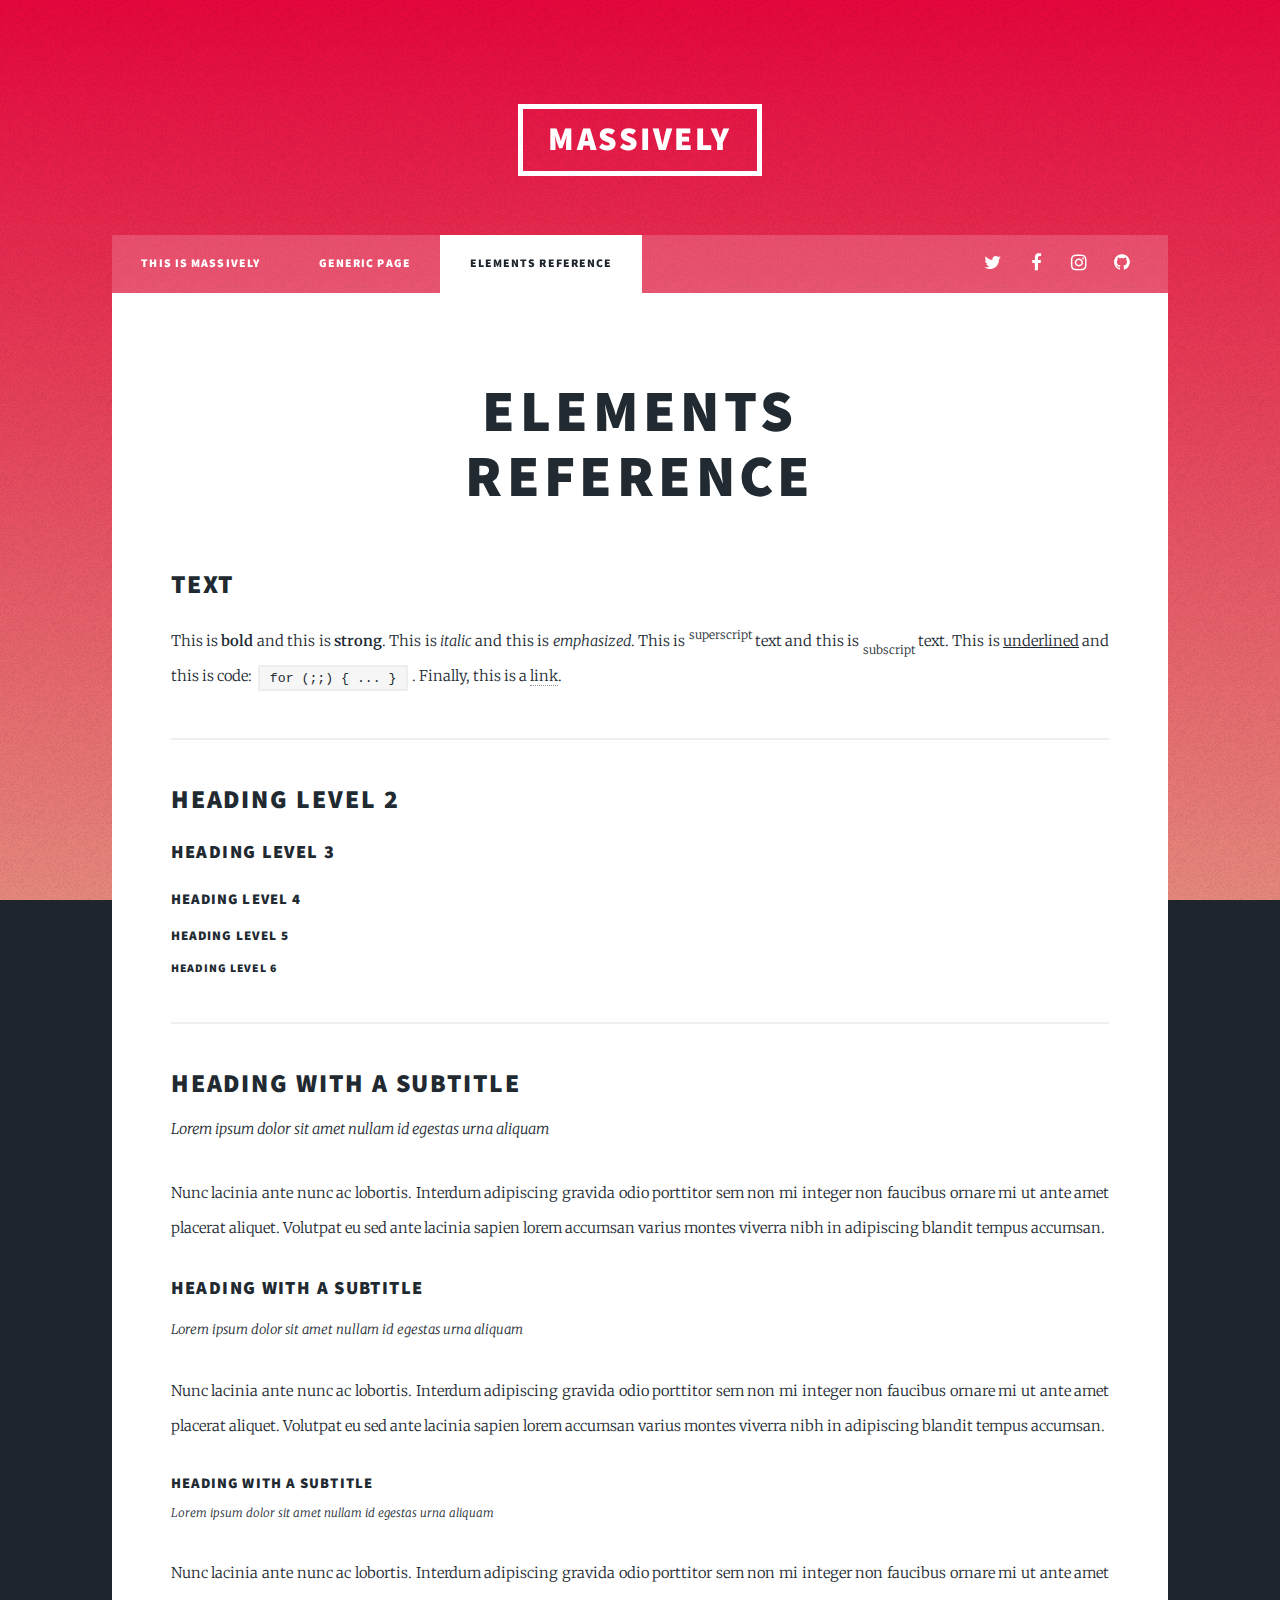
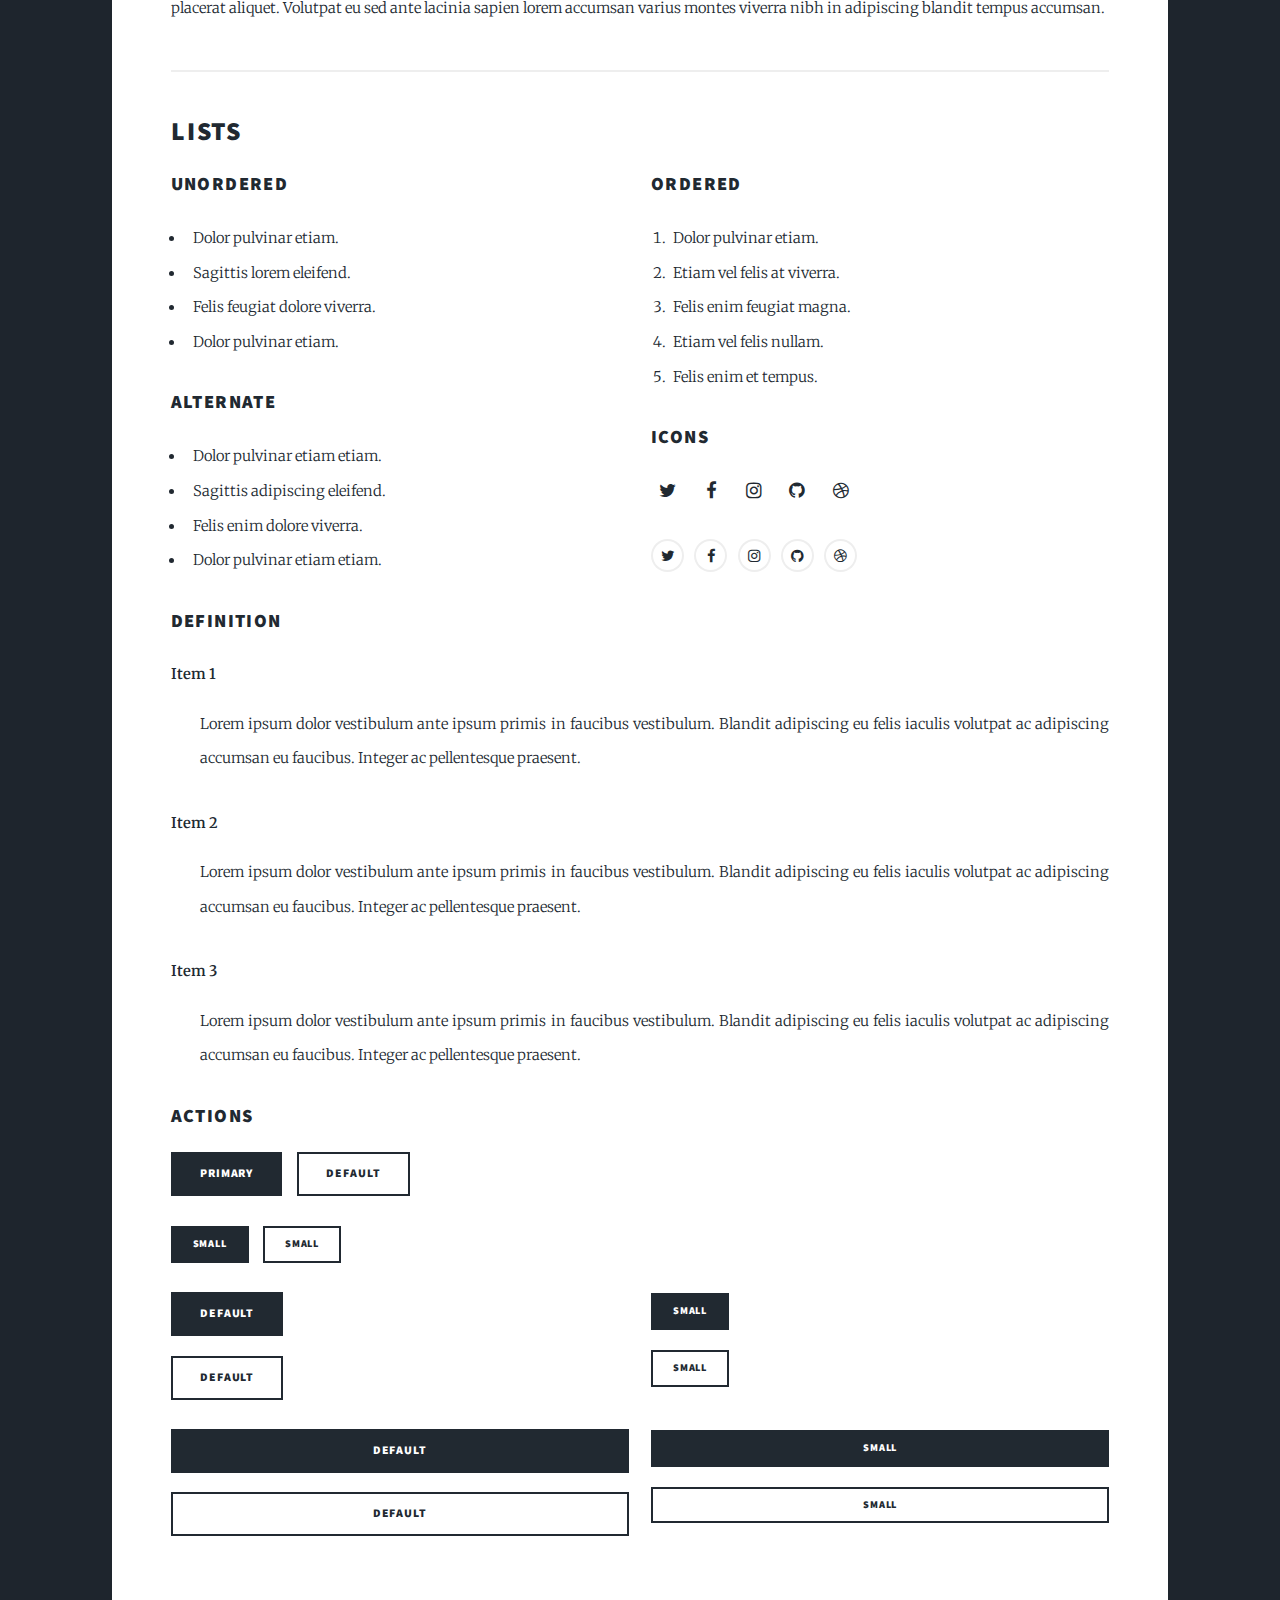
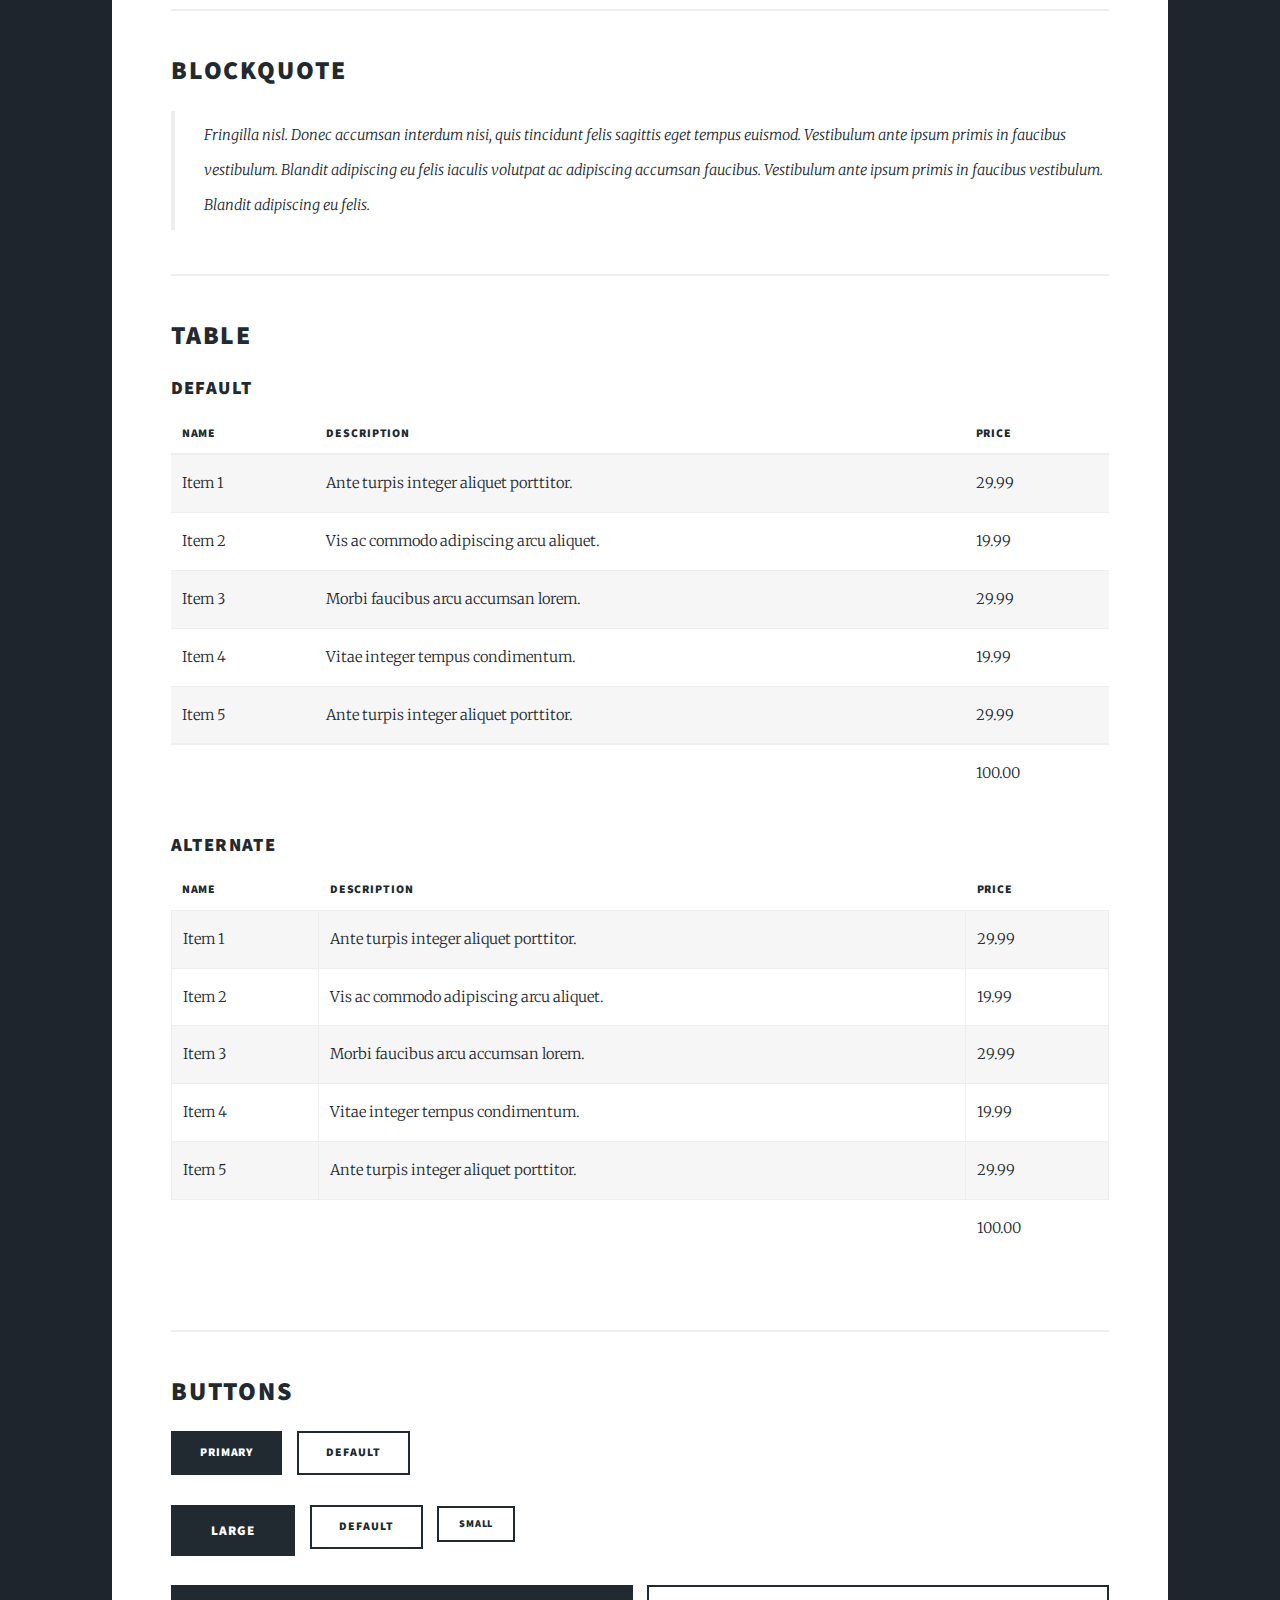
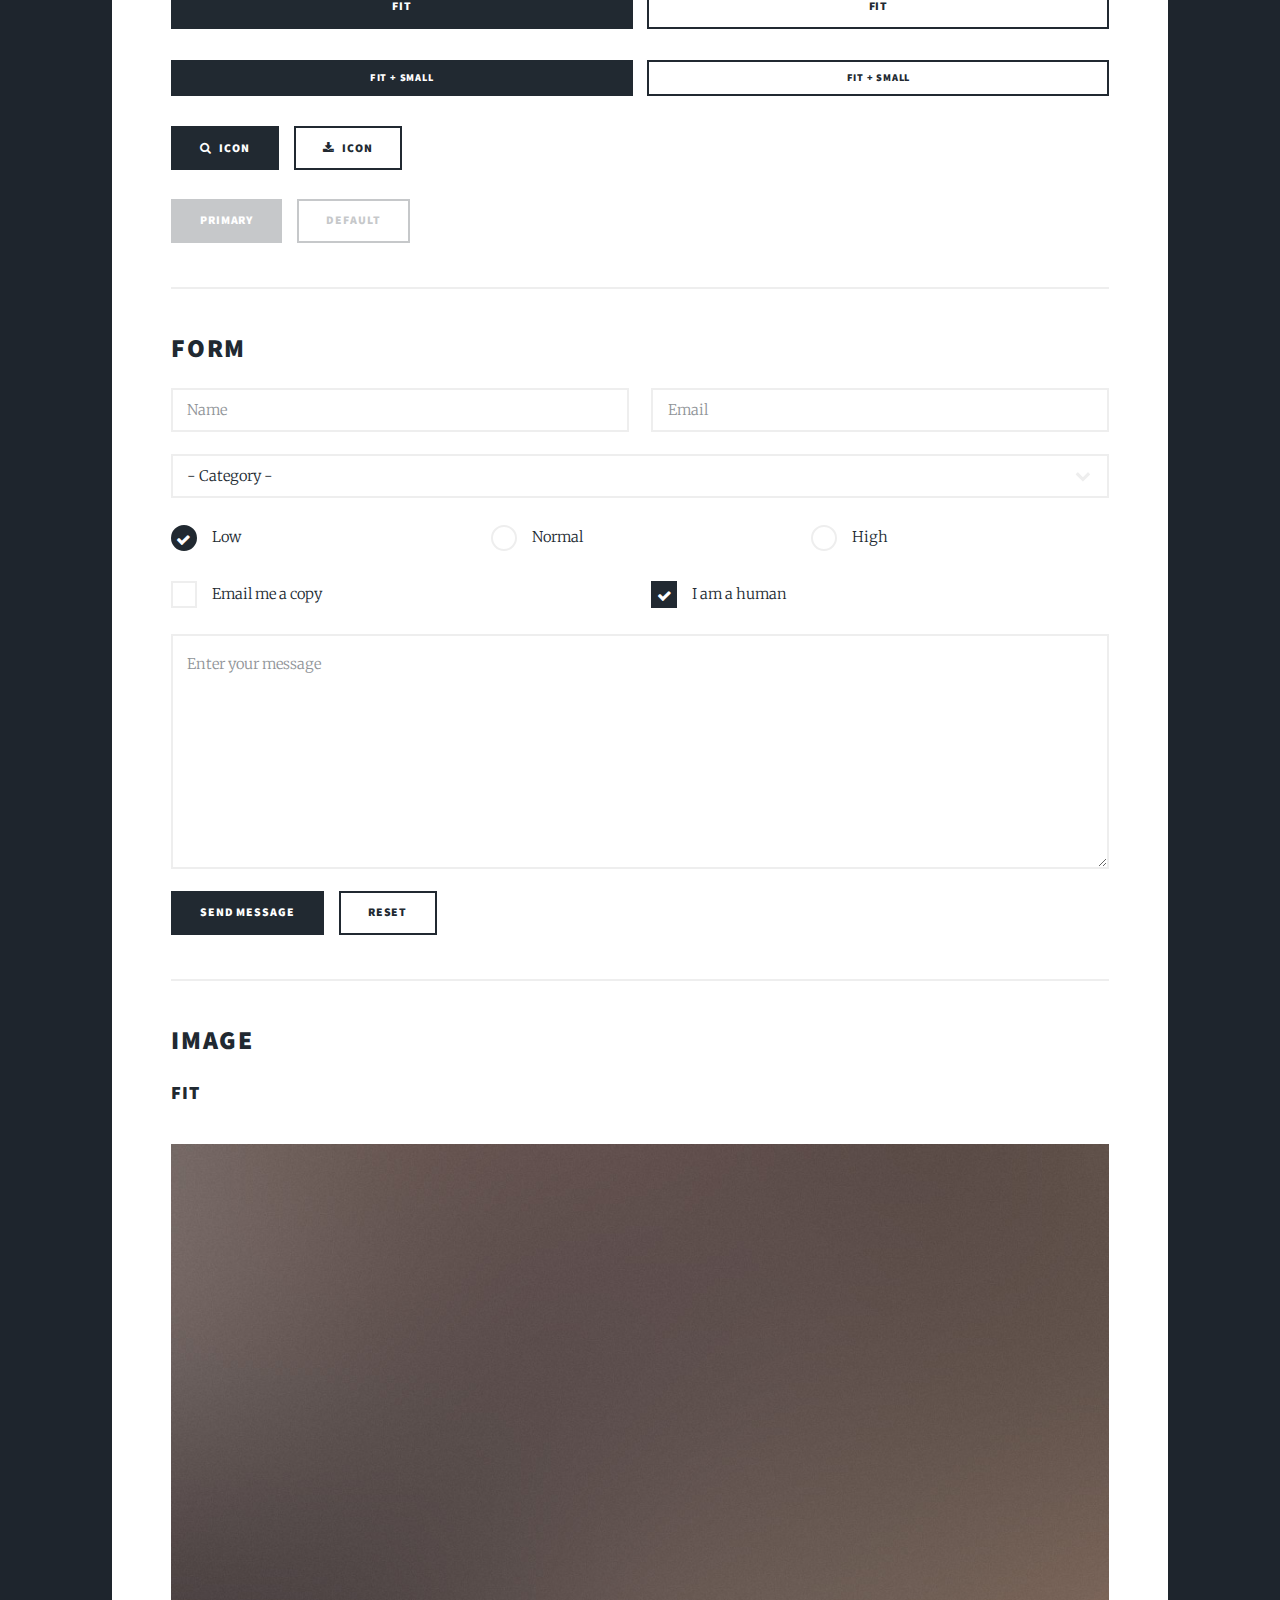
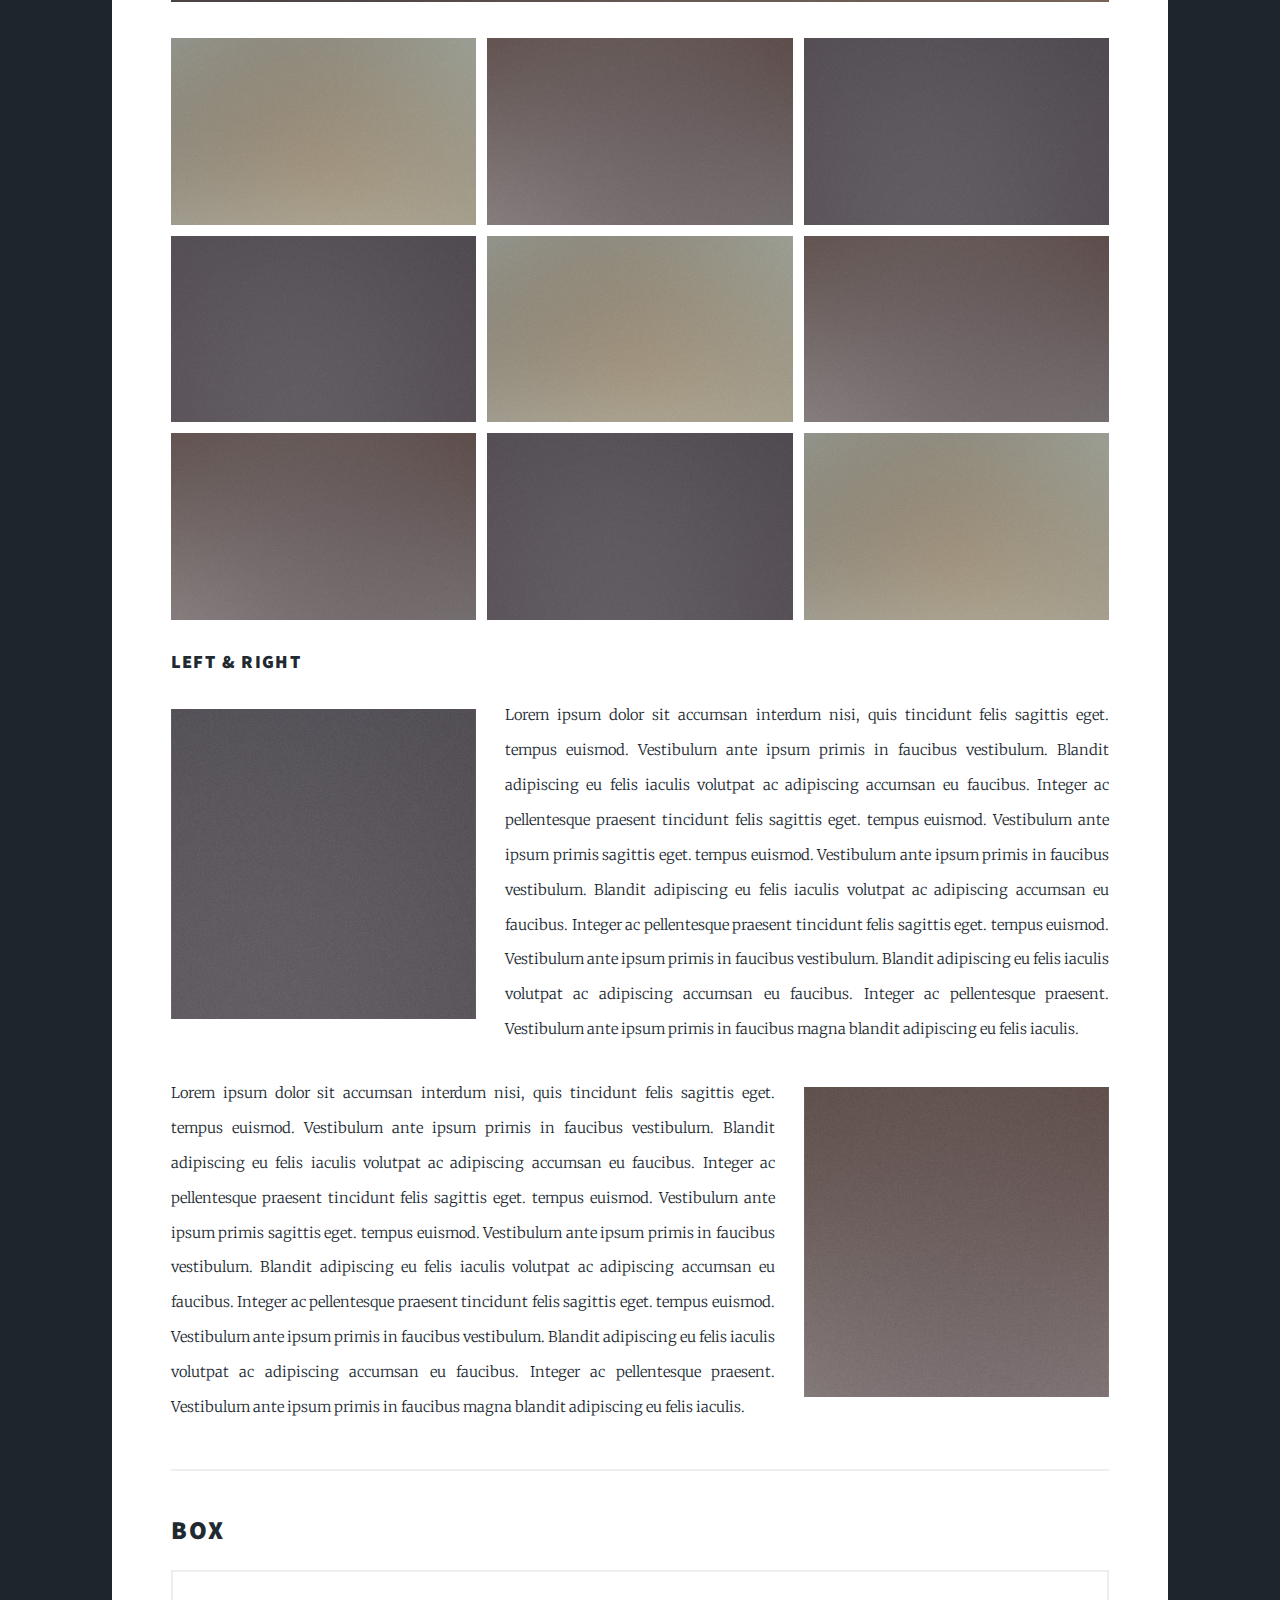
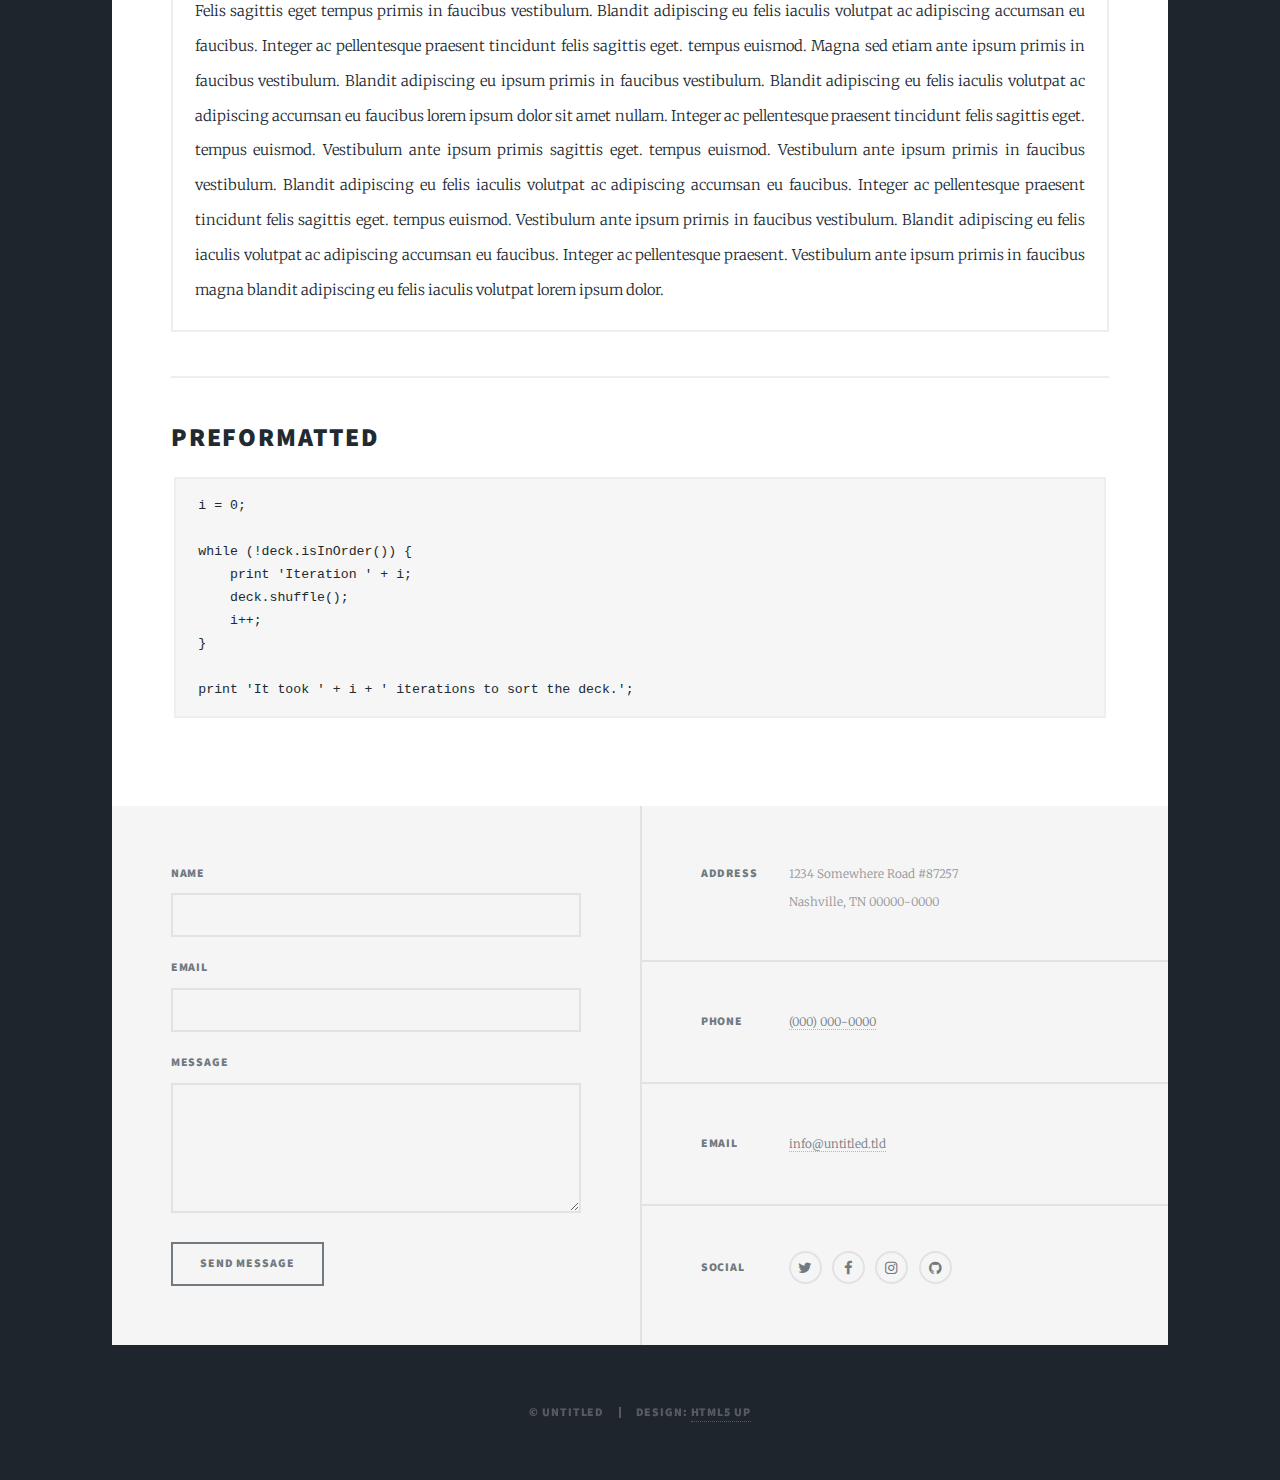
<file: elements.html>
<!DOCTYPE HTML>
<!--
	Massively by HTML5 UP
	html5up.net | @ajlkn
	Free for personal and commercial use under the CCA 3.0 license (html5up.net/license)
-->
<html>
	<head>
		<title>Elements Reference - Massively by HTML5 UP</title>
		<meta charset="utf-8" />
		<meta name="viewport" content="width=device-width, initial-scale=1, user-scalable=no" />
		<link rel="stylesheet" href="assets/css/main.css" />
		<noscript><link rel="stylesheet" href="assets/css/noscript.css" /></noscript>
	</head>
	<body class="is-preload">

		<!-- Wrapper -->
			<div id="wrapper">

				<!-- Header -->
					<header id="header">
						<a href="index.html" class="logo">Massively</a>
					</header>

				<!-- Nav -->
					<nav id="nav">
						<ul class="links">
							<li><a href="index.html">This is Massively</a></li>
							<li><a href="generic.html">Generic Page</a></li>
							<li class="active"><a href="elements.html">Elements Reference</a></li>
						</ul>
						<ul class="icons">
							<li><a href="#" class="icon fa-twitter"><span class="label">Twitter</span></a></li>
							<li><a href="#" class="icon fa-facebook"><span class="label">Facebook</span></a></li>
							<li><a href="#" class="icon fa-instagram"><span class="label">Instagram</span></a></li>
							<li><a href="#" class="icon fa-github"><span class="label">GitHub</span></a></li>
						</ul>
					</nav>

				<!-- Main -->
					<div id="main">

						<!-- Post -->
							<section class="post">
								<header class="major">
									<h1>Elements<br />
									Reference</h1>
								</header>

								<!-- Text stuff -->
									<h2>Text</h2>
									<p>This is <b>bold</b> and this is <strong>strong</strong>. This is <i>italic</i> and this is <em>emphasized</em>.
									This is <sup>superscript</sup> text and this is <sub>subscript</sub> text.
									This is <u>underlined</u> and this is code: <code>for (;;) { ... }</code>.
									Finally, this is a <a href="#">link</a>.</p>
									<hr />
									<h2>Heading Level 2</h2>
									<h3>Heading Level 3</h3>
									<h4>Heading Level 4</h4>
									<h5>Heading Level 5</h5>
									<h6>Heading Level 6</h6>
									<hr />
									<header>
										<h2>Heading with a Subtitle</h2>
										<p>Lorem ipsum dolor sit amet nullam id egestas urna aliquam</p>
									</header>
									<p>Nunc lacinia ante nunc ac lobortis. Interdum adipiscing gravida odio porttitor sem non mi integer non faucibus ornare mi ut ante amet placerat aliquet. Volutpat eu sed ante lacinia sapien lorem accumsan varius montes viverra nibh in adipiscing blandit tempus accumsan.</p>
									<header>
										<h3>Heading with a Subtitle</h3>
										<p>Lorem ipsum dolor sit amet nullam id egestas urna aliquam</p>
									</header>
									<p>Nunc lacinia ante nunc ac lobortis. Interdum adipiscing gravida odio porttitor sem non mi integer non faucibus ornare mi ut ante amet placerat aliquet. Volutpat eu sed ante lacinia sapien lorem accumsan varius montes viverra nibh in adipiscing blandit tempus accumsan.</p>
									<header>
										<h4>Heading with a Subtitle</h4>
										<p>Lorem ipsum dolor sit amet nullam id egestas urna aliquam</p>
									</header>
									<p>Nunc lacinia ante nunc ac lobortis. Interdum adipiscing gravida odio porttitor sem non mi integer non faucibus ornare mi ut ante amet placerat aliquet. Volutpat eu sed ante lacinia sapien lorem accumsan varius montes viverra nibh in adipiscing blandit tempus accumsan.</p>

									<hr />

								<!-- Lists -->
									<h2>Lists</h2>
									<div class="row">
										<div class="col-6 col-12-small">

											<h3>Unordered</h3>
											<ul>
												<li>Dolor pulvinar etiam.</li>
												<li>Sagittis lorem eleifend.</li>
												<li>Felis feugiat dolore viverra.</li>
												<li>Dolor pulvinar etiam.</li>
											</ul>

											<h3>Alternate</h3>
											<ul class="alt">
												<li>Dolor pulvinar etiam etiam.</li>
												<li>Sagittis adipiscing eleifend.</li>
												<li>Felis enim dolore viverra.</li>
												<li>Dolor pulvinar etiam etiam.</li>
											</ul>

										</div>
										<div class="col-6 col-12-small">

											<h3>Ordered</h3>
											<ol>
												<li>Dolor pulvinar etiam.</li>
												<li>Etiam vel felis at viverra.</li>
												<li>Felis enim feugiat magna.</li>
												<li>Etiam vel felis nullam.</li>
												<li>Felis enim et tempus.</li>
											</ol>

											<h3>Icons</h3>
											<ul class="icons">
												<li><a href="#" class="icon fa-twitter"><span class="label">Twitter</span></a></li>
												<li><a href="#" class="icon fa-facebook"><span class="label">Facebook</span></a></li>
												<li><a href="#" class="icon fa-instagram"><span class="label">Instagram</span></a></li>
												<li><a href="#" class="icon fa-github"><span class="label">Github</span></a></li>
												<li><a href="#" class="icon fa-dribbble"><span class="label">Dribbble</span></a></li>
											</ul>
											<ul class="icons alt">
												<li><a href="#" class="icon alt fa-twitter"><span class="label">Twitter</span></a></li>
												<li><a href="#" class="icon alt fa-facebook"><span class="label">Facebook</span></a></li>
												<li><a href="#" class="icon alt fa-instagram"><span class="label">Instagram</span></a></li>
												<li><a href="#" class="icon alt fa-github"><span class="label">Github</span></a></li>
												<li><a href="#" class="icon alt fa-dribbble"><span class="label">Dribbble</span></a></li>
											</ul>

										</div>
									</div>
									<h3>Definition</h3>
									<dl>
										<dt>Item 1</dt>
										<dd>
											<p>Lorem ipsum dolor vestibulum ante ipsum primis in faucibus vestibulum. Blandit adipiscing eu felis iaculis volutpat ac adipiscing accumsan eu faucibus. Integer ac pellentesque praesent.</p>
										</dd>
										<dt>Item 2</dt>
										<dd>
											<p>Lorem ipsum dolor vestibulum ante ipsum primis in faucibus vestibulum. Blandit adipiscing eu felis iaculis volutpat ac adipiscing accumsan eu faucibus. Integer ac pellentesque praesent.</p>
										</dd>
										<dt>Item 3</dt>
										<dd>
											<p>Lorem ipsum dolor vestibulum ante ipsum primis in faucibus vestibulum. Blandit adipiscing eu felis iaculis volutpat ac adipiscing accumsan eu faucibus. Integer ac pellentesque praesent.</p>
										</dd>
									</dl>

									<h3>Actions</h3>
									<ul class="actions">
										<li><a href="#" class="button primary">Primary</a></li>
										<li><a href="#" class="button">Default</a></li>
									</ul>
									<ul class="actions small">
										<li><a href="#" class="button primary small">Small</a></li>
										<li><a href="#" class="button small">Small</a></li>
									</ul>
									<div class="row">
										<div class="col-6 col-12-small">
											<ul class="actions stacked">
												<li><a href="#" class="button primary">Default</a></li>
												<li><a href="#" class="button">Default</a></li>
											</ul>
										</div>
										<div class="col-6 col-12-small">
											<ul class="actions stacked">
												<li><a href="#" class="button primary small">Small</a></li>
												<li><a href="#" class="button small">Small</a></li>
											</ul>
										</div>
									</div>
									<div class="row">
										<div class="col-6 col-12-small">
											<ul class="actions stacked">
												<li><a href="#" class="button primary fit">Default</a></li>
												<li><a href="#" class="button fit">Default</a></li>
											</ul>
										</div>
										<div class="col-6 col-12-small">
											<ul class="actions stacked">
												<li><a href="#" class="button primary small fit">Small</a></li>
												<li><a href="#" class="button small fit">Small</a></li>
											</ul>
										</div>
									</div>

									<hr />

								<!-- Blockquote -->
									<h2>Blockquote</h2>
									<blockquote>Fringilla nisl. Donec accumsan interdum nisi, quis tincidunt felis sagittis eget tempus euismod. Vestibulum ante ipsum primis in faucibus vestibulum. Blandit adipiscing eu felis iaculis volutpat ac adipiscing accumsan faucibus. Vestibulum ante ipsum primis in faucibus vestibulum. Blandit adipiscing eu felis.</blockquote>

									<hr />

								<!-- Table -->
									<h2>Table</h2>

									<h3>Default</h3>
									<div class="table-wrapper">
										<table>
											<thead>
												<tr>
													<th>Name</th>
													<th>Description</th>
													<th>Price</th>
												</tr>
											</thead>
											<tbody>
												<tr>
													<td>Item 1</td>
													<td>Ante turpis integer aliquet porttitor.</td>
													<td>29.99</td>
												</tr>
												<tr>
													<td>Item 2</td>
													<td>Vis ac commodo adipiscing arcu aliquet.</td>
													<td>19.99</td>
												</tr>
												<tr>
													<td>Item 3</td>
													<td> Morbi faucibus arcu accumsan lorem.</td>
													<td>29.99</td>
												</tr>
												<tr>
													<td>Item 4</td>
													<td>Vitae integer tempus condimentum.</td>
													<td>19.99</td>
												</tr>
												<tr>
													<td>Item 5</td>
													<td>Ante turpis integer aliquet porttitor.</td>
													<td>29.99</td>
												</tr>
											</tbody>
											<tfoot>
												<tr>
													<td colspan="2"></td>
													<td>100.00</td>
												</tr>
											</tfoot>
										</table>
									</div>

									<h3>Alternate</h3>
									<div class="table-wrapper">
										<table class="alt">
											<thead>
												<tr>
													<th>Name</th>
													<th>Description</th>
													<th>Price</th>
												</tr>
											</thead>
											<tbody>
												<tr>
													<td>Item 1</td>
													<td>Ante turpis integer aliquet porttitor.</td>
													<td>29.99</td>
												</tr>
												<tr>
													<td>Item 2</td>
													<td>Vis ac commodo adipiscing arcu aliquet.</td>
													<td>19.99</td>
												</tr>
												<tr>
													<td>Item 3</td>
													<td> Morbi faucibus arcu accumsan lorem.</td>
													<td>29.99</td>
												</tr>
												<tr>
													<td>Item 4</td>
													<td>Vitae integer tempus condimentum.</td>
													<td>19.99</td>
												</tr>
												<tr>
													<td>Item 5</td>
													<td>Ante turpis integer aliquet porttitor.</td>
													<td>29.99</td>
												</tr>
											</tbody>
											<tfoot>
												<tr>
													<td colspan="2"></td>
													<td>100.00</td>
												</tr>
											</tfoot>
										</table>
									</div>

									<hr />

								<!-- Buttons -->
									<h2>Buttons</h2>
									<ul class="actions">
										<li><a href="#" class="button primary">Primary</a></li>
										<li><a href="#" class="button">Default</a></li>
									</ul>
									<ul class="actions">
										<li><a href="#" class="button primary large">Large</a></li>
										<li><a href="#" class="button">Default</a></li>
										<li><a href="#" class="button small">Small</a></li>
									</ul>
									<ul class="actions fit">
										<li><a href="#" class="button primary fit">Fit</a></li>
										<li><a href="#" class="button fit">Fit</a></li>
									</ul>
									<ul class="actions fit small">
										<li><a href="#" class="button primary fit small">Fit + Small</a></li>
										<li><a href="#" class="button fit small">Fit + Small</a></li>
									</ul>
									<ul class="actions">
										<li><a href="#" class="button primary icon fa-search">Icon</a></li>
										<li><a href="#" class="button icon fa-download">Icon</a></li>
									</ul>
									<ul class="actions">
										<li><span class="button primary disabled">Primary</span></li>
										<li><span class="button disabled">Default</span></li>
									</ul>

									<hr />

								<!-- Form -->
									<h2>Form</h2>

									<form method="post" action="#">
										<div class="row gtr-uniform">
											<div class="col-6 col-12-xsmall">
												<input type="text" name="demo-name" id="demo-name" value="" placeholder="Name" />
											</div>
											<div class="col-6 col-12-xsmall">
												<input type="email" name="demo-email" id="demo-email" value="" placeholder="Email" />
											</div>
											<!-- Break -->
											<div class="col-12">
												<select name="demo-category" id="demo-category">
													<option value="">- Category -</option>
													<option value="1">Manufacturing</option>
													<option value="1">Shipping</option>
													<option value="1">Administration</option>
													<option value="1">Human Resources</option>
												</select>
											</div>
											<!-- Break -->
											<div class="col-4 col-12-small">
												<input type="radio" id="demo-priority-low" name="demo-priority" checked>
												<label for="demo-priority-low">Low</label>
											</div>
											<div class="col-4 col-12-small">
												<input type="radio" id="demo-priority-normal" name="demo-priority">
												<label for="demo-priority-normal">Normal</label>
											</div>
											<div class="col-4 col-12-small">
												<input type="radio" id="demo-priority-high" name="demo-priority">
												<label for="demo-priority-high">High</label>
											</div>
											<!-- Break -->
											<div class="col-6 col-12-small">
												<input type="checkbox" id="demo-copy" name="demo-copy">
												<label for="demo-copy">Email me a copy</label>
											</div>
											<div class="col-6 col-12-small">
												<input type="checkbox" id="demo-human" name="demo-human" checked>
												<label for="demo-human">I am a human</label>
											</div>
											<!-- Break -->
											<div class="col-12">
												<textarea name="demo-message" id="demo-message" placeholder="Enter your message" rows="6"></textarea>
											</div>
											<!-- Break -->
											<div class="col-12">
												<ul class="actions">
													<li><input type="submit" value="Send Message" class="primary" /></li>
													<li><input type="reset" value="Reset" /></li>
												</ul>
											</div>
										</div>
									</form>

									<hr />

								<!-- Image -->
									<h2>Image</h2>

									<h3>Fit</h3>
									<span class="image fit"><img src="images/pic01.jpg" alt="" /></span>
									<div class="box alt">
										<div class="row gtr-50 gtr-uniform">
											<div class="col-4"><span class="image fit"><img src="images/pic02.jpg" alt="" /></span></div>
											<div class="col-4"><span class="image fit"><img src="images/pic03.jpg" alt="" /></span></div>
											<div class="col-4"><span class="image fit"><img src="images/pic04.jpg" alt="" /></span></div>
											<!-- Break -->
											<div class="col-4"><span class="image fit"><img src="images/pic04.jpg" alt="" /></span></div>
											<div class="col-4"><span class="image fit"><img src="images/pic02.jpg" alt="" /></span></div>
											<div class="col-4"><span class="image fit"><img src="images/pic03.jpg" alt="" /></span></div>
											<!-- Break -->
											<div class="col-4"><span class="image fit"><img src="images/pic03.jpg" alt="" /></span></div>
											<div class="col-4"><span class="image fit"><img src="images/pic04.jpg" alt="" /></span></div>
											<div class="col-4"><span class="image fit"><img src="images/pic02.jpg" alt="" /></span></div>
										</div>
									</div>

									<h3>Left &amp; Right</h3>
									<p><span class="image left"><img src="images/pic08.jpg" alt="" /></span>Lorem ipsum dolor sit accumsan interdum nisi, quis tincidunt felis sagittis eget. tempus euismod. Vestibulum ante ipsum primis in faucibus vestibulum. Blandit adipiscing eu felis iaculis volutpat ac adipiscing accumsan eu faucibus. Integer ac pellentesque praesent tincidunt felis sagittis eget. tempus euismod. Vestibulum ante ipsum primis sagittis eget. tempus euismod. Vestibulum ante ipsum primis in faucibus vestibulum. Blandit adipiscing eu felis iaculis volutpat ac adipiscing accumsan eu faucibus. Integer ac pellentesque praesent tincidunt felis sagittis eget. tempus euismod. Vestibulum ante ipsum primis in faucibus vestibulum. Blandit adipiscing eu felis iaculis volutpat ac adipiscing accumsan eu faucibus. Integer ac pellentesque praesent. Vestibulum ante ipsum primis in faucibus magna blandit adipiscing eu felis iaculis.</p>
									<p><span class="image right"><img src="images/pic09.jpg" alt="" /></span>Lorem ipsum dolor sit accumsan interdum nisi, quis tincidunt felis sagittis eget. tempus euismod. Vestibulum ante ipsum primis in faucibus vestibulum. Blandit adipiscing eu felis iaculis volutpat ac adipiscing accumsan eu faucibus. Integer ac pellentesque praesent tincidunt felis sagittis eget. tempus euismod. Vestibulum ante ipsum primis sagittis eget. tempus euismod. Vestibulum ante ipsum primis in faucibus vestibulum. Blandit adipiscing eu felis iaculis volutpat ac adipiscing accumsan eu faucibus. Integer ac pellentesque praesent tincidunt felis sagittis eget. tempus euismod. Vestibulum ante ipsum primis in faucibus vestibulum. Blandit adipiscing eu felis iaculis volutpat ac adipiscing accumsan eu faucibus. Integer ac pellentesque praesent. Vestibulum ante ipsum primis in faucibus magna blandit adipiscing eu felis iaculis.</p>

									<hr />

								<!-- Box -->
									<h2>Box</h2>
									<div class="box">
										<p>Felis sagittis eget tempus primis in faucibus vestibulum. Blandit adipiscing eu felis iaculis volutpat ac adipiscing accumsan eu faucibus. Integer ac pellentesque praesent tincidunt felis sagittis eget. tempus euismod. Magna sed etiam ante ipsum primis in faucibus vestibulum. Blandit adipiscing eu ipsum primis in faucibus vestibulum. Blandit adipiscing eu felis iaculis volutpat ac adipiscing accumsan eu faucibus lorem ipsum dolor sit amet nullam. Integer ac pellentesque praesent tincidunt felis sagittis eget. tempus euismod. Vestibulum ante ipsum primis sagittis eget. tempus euismod. Vestibulum ante ipsum primis in faucibus vestibulum. Blandit adipiscing eu felis iaculis volutpat ac adipiscing accumsan eu faucibus. Integer ac pellentesque praesent tincidunt felis sagittis eget. tempus euismod. Vestibulum ante ipsum primis in faucibus vestibulum. Blandit adipiscing eu felis iaculis volutpat ac adipiscing accumsan eu faucibus. Integer ac pellentesque praesent. Vestibulum ante ipsum primis in faucibus magna blandit adipiscing eu felis iaculis volutpat lorem ipsum dolor.</p>
									</div>

									<hr />

								<!-- Preformatted Code -->
									<h2>Preformatted</h2>
									<pre><code>i = 0;

while (!deck.isInOrder()) {
    print 'Iteration ' + i;
    deck.shuffle();
    i++;
}

print 'It took ' + i + ' iterations to sort the deck.';
</code></pre>

							</section>

					</div>

				<!-- Footer -->
					<footer id="footer">
						<section>
							<form method="post" action="#">
								<div class="fields">
									<div class="field">
										<label for="name">Name</label>
										<input type="text" name="name" id="name" />
									</div>
									<div class="field">
										<label for="email">Email</label>
										<input type="text" name="email" id="email" />
									</div>
									<div class="field">
										<label for="message">Message</label>
										<textarea name="message" id="message" rows="3"></textarea>
									</div>
								</div>
								<ul class="actions">
									<li><input type="submit" value="Send Message" /></li>
								</ul>
							</form>
						</section>
						<section class="split contact">
							<section class="alt">
								<h3>Address</h3>
								<p>1234 Somewhere Road #87257<br />
								Nashville, TN 00000-0000</p>
							</section>
							<section>
								<h3>Phone</h3>
								<p><a href="#">(000) 000-0000</a></p>
							</section>
							<section>
								<h3>Email</h3>
								<p><a href="#">info@untitled.tld</a></p>
							</section>
							<section>
								<h3>Social</h3>
								<ul class="icons alt">
									<li><a href="#" class="icon alt fa-twitter"><span class="label">Twitter</span></a></li>
									<li><a href="#" class="icon alt fa-facebook"><span class="label">Facebook</span></a></li>
									<li><a href="#" class="icon alt fa-instagram"><span class="label">Instagram</span></a></li>
									<li><a href="#" class="icon alt fa-github"><span class="label">GitHub</span></a></li>
								</ul>
							</section>
						</section>
					</footer>

				<!-- Copyright -->
					<div id="copyright">
						<ul><li>&copy; Untitled</li><li>Design: <a href="https://html5up.net">HTML5 UP</a></li></ul>
					</div>

			</div>

		<!-- Scripts -->
			<script src="assets/js/jquery.min.js"></script>
			<script src="assets/js/jquery.scrollex.min.js"></script>
			<script src="assets/js/jquery.scrolly.min.js"></script>
			<script src="assets/js/browser.min.js"></script>
			<script src="assets/js/breakpoints.min.js"></script>
			<script src="assets/js/util.js"></script>
			<script src="assets/js/main.js"></script>

	</body>
</html>
</file>
<file: assets/css/main.css>
@import url(font-awesome.min.css);
@import url("https://fonts.googleapis.com/css?family=Merriweather:300,700,300italic,700italic|Source+Sans+Pro:900");

/*
	Massively by HTML5 UP
	html5up.net | @ajlkn
	Free for personal and commercial use under the CCA 3.0 license (html5up.net/license)
*/

html, body, div, span, applet, object,
iframe, h1, h2, h3, h4, h5, h6, p, blockquote,
pre, a, abbr, acronym, address, big, cite,
code, del, dfn, em, img, ins, kbd, q, s, samp,
small, strike, strong, sub, sup, tt, var, b,
u, i, center, dl, dt, dd, ol, ul, li, fieldset,
form, label, legend, table, caption, tbody,
tfoot, thead, tr, th, td, article, aside,
canvas, details, embed, figure, figcaption,
footer, header, hgroup, menu, nav, output, ruby,
section, summary, time, mark, audio, video {
	margin: 0;
	padding: 0;
	border: 0;
	font-size: 100%;
	font: inherit;
	vertical-align: baseline;}

article, aside, details, figcaption, figure,
footer, header, hgroup, menu, nav, section {
	display: block;}

body {
	line-height: 1;
}

ol, ul {
	list-style: none;
}

blockquote, q {
	quotes: none;
}

	blockquote:before, blockquote:after, q:before, q:after {
		content: '';
		content: none;
	}

table {
	border-collapse: collapse;
	border-spacing: 0;
}

body {
	-webkit-text-size-adjust: none;
}

mark {
	background-color: transparent;
	color: inherit;
}

input::-moz-focus-inner {
	border: 0;
	padding: 0;
}

input, select, textarea {
	-moz-appearance: none;
	-webkit-appearance: none;
	-ms-appearance: none;
	appearance: none;
}

/* Basic */

	@-ms-viewport {
		width: device-width;
	}

	body {
		-ms-overflow-style: scrollbar;
	}

	@media screen and (max-width: 480px) {

		html, body {
			min-width: 320px;
		}

	}

	html {
		box-sizing: border-box;
	}

	*, *:before, *:after {
		box-sizing: inherit;
	}

	body {
		background-color: #1e252d;
	}

		body.is-preload *, body.is-preload *:before, body.is-preload *:after {
			-moz-animation: none !important;
			-webkit-animation: none !important;
			-ms-animation: none !important;
			animation: none !important;
			-moz-transition: none !important;
			-webkit-transition: none !important;
			-ms-transition: none !important;
			transition: none !important;
		}

/* Type */

	html {
		font-size: 16pt;
	}

		@media screen and (max-width: 1680px) {

			html {
				font-size: 12pt;
			}

		}

		@media screen and (max-width: 1280px) {

			html {
				font-size: 11pt;
			}

		}

		@media screen and (max-width: 360px) {

			html {
				font-size: 10pt;
			}

		}

	body {
		color: #212931;
	}

	body, input, select, textarea {
		font-family: "Merriweather", Georgia, serif;
		font-weight: 300;
		font-size: 1rem;
		line-height: 2.375;
	}

	a {
		-moz-transition: color 0.2s ease-in-out, background-color 0.2s ease-in-out, border-color 0.2s ease-in-out, box-shadow 0.2s ease-in-out;
		-webkit-transition: color 0.2s ease-in-out, background-color 0.2s ease-in-out, border-color 0.2s ease-in-out, box-shadow 0.2s ease-in-out;
		-ms-transition: color 0.2s ease-in-out, background-color 0.2s ease-in-out, border-color 0.2s ease-in-out, box-shadow 0.2s ease-in-out;
		transition: color 0.2s ease-in-out, background-color 0.2s ease-in-out, border-color 0.2s ease-in-out, box-shadow 0.2s ease-in-out;
		border-bottom: dotted 1px;
		text-decoration: none;
	}

		a:hover {
			border-bottom-color: transparent;
		}

	strong, b {
		font-weight: 600;
	}

	em, i {
		font-style: italic;
	}

	p {
		text-align: justify;
		margin: 0 0 2rem 0;
	}

	h1, h2, h3, h4, h5, h6 {
		font-family: "Source Sans Pro", Helvetica, sans-serif;
		font-weight: 900;
		line-height: 1.5;
		letter-spacing: 0.075em;
		text-transform: uppercase;
		margin: 0 0 1rem 0;
	}

		h1 a, h2 a, h3 a, h4 a, h5 a, h6 a {
			border-bottom: 0;
			color: inherit;
			text-decoration: none;
		}

	h1 {
		font-size: 4rem;
		line-height: 1.1;
		margin: 0 0 2rem 0;
	}

	h2 {
		font-size: 1.75rem;
		line-height: 1.3;
		margin: 0 0 1.5rem 0;
	}

	h3 {
		font-size: 1.25rem;
		margin: 0 0 1.5rem 0;
	}

	h4 {
		font-size: 1rem;
	}

	h5 {
		font-size: 0.9rem;
	}

	h6 {
		font-size: 0.8rem;
	}

	sub {
		font-size: 0.8rem;
		position: relative;
		top: 0.5rem;
	}

	sup {
		font-size: 0.8rem;
		position: relative;
		top: -0.5rem;
	}

	blockquote {
		border-left: solid 4px;
		font-style: italic;
		margin: 0 0 2rem 0;
		padding: 0.5rem 0 0.5rem 2rem;
	}

	code {
		border: solid 2px;
		font-family: "Courier New", monospace;
		font-size: 0.9rem;
		margin: 0 0.25rem;
		padding: 0.25rem 0.65rem;
	}

	pre {
		-webkit-overflow-scrolling: touch;
		font-family: "Courier New", monospace;
		font-size: 0.9rem;
		margin: 0 0 2rem 0;
	}

		pre code {
			display: block;
			line-height: 1.75;
			padding: 1rem 1.5rem;
			overflow-x: auto;
		}

	hr {
		border: 0;
		border-bottom: solid 2px;
		margin: 3rem 0;
	}

		hr.major {
			margin: 5rem 0;
		}

	.align-left {
		text-align: left;
	}

	.align-center {
		text-align: center;
	}

	.align-right {
		text-align: right;
	}

	input, select, textarea {
		color: #212931;
	}

	a {
		color: #212931;
		border-bottom-color: rgba(33, 41, 49, 0.5);
	}

		a:hover {
			border-bottom-color: transparent;
			color: #18bfef !important;
		}

	strong, b {
		color: #212931;
	}

	h1, h2, h3, h4, h5, h6 {
		color: #212931;
	}

	blockquote {
		border-left-color: #eeeeee;
	}

	code {
		background: rgba(220, 220, 220, 0.25);
		border-color: #eeeeee;
	}

	hr {
		border-bottom-color: #eeeeee;
	}

/* Row */

	.row {
		display: flex;
		flex-wrap: wrap;
		box-sizing: border-box;
		align-items: stretch;
	}

		.row > * {
			box-sizing: border-box;
		}

		.row.gtr-uniform > * > :last-child {
			margin-bottom: 0;
		}

		.row.aln-left {
			justify-content: flex-start;
		}

		.row.aln-center {
			justify-content: center;
		}

		.row.aln-right {
			justify-content: flex-end;
		}

		.row.aln-top {
			align-items: flex-start;
		}

		.row.aln-middle {
			align-items: center;
		}

		.row.aln-bottom {
			align-items: flex-end;
		}

		.row > .imp {
			order: -1;
		}

		.row > .col-1 {
			width: 8.3333333333%;
		}

		.row > .off-1 {
			margin-left: 8.3333333333%;
		}

		.row > .col-2 {
			width: 16.6666666667%;
		}

		.row > .off-2 {
			margin-left: 16.6666666667%;
		}

		.row > .col-3 {
			width: 25%;
		}

		.row > .off-3 {
			margin-left: 25%;
		}

		.row > .col-4 {
			width: 33.3333333333%;
		}

		.row > .off-4 {
			margin-left: 33.3333333333%;
		}

		.row > .col-5 {
			width: 41.6666666667%;
		}

		.row > .off-5 {
			margin-left: 41.6666666667%;
		}

		.row > .col-6 {
			width: 50%;
		}

		.row > .off-6 {
			margin-left: 50%;
		}

		.row > .col-7 {
			width: 58.3333333333%;
		}

		.row > .off-7 {
			margin-left: 58.3333333333%;
		}

		.row > .col-8 {
			width: 66.6666666667%;
		}

		.row > .off-8 {
			margin-left: 66.6666666667%;
		}

		.row > .col-9 {
			width: 75%;
		}

		.row > .off-9 {
			margin-left: 75%;
		}

		.row > .col-10 {
			width: 83.3333333333%;
		}

		.row > .off-10 {
			margin-left: 83.3333333333%;
		}

		.row > .col-11 {
			width: 91.6666666667%;
		}

		.row > .off-11 {
			margin-left: 91.6666666667%;
		}

		.row > .col-12 {
			width: 100%;
		}

		.row > .off-12 {
			margin-left: 100%;
		}

		.row.gtr-0 {
			margin-top: 0;
			margin-left: 0rem;
		}

			.row.gtr-0 > * {
				padding: 0 0 0 0rem;
			}

			.row.gtr-0.gtr-uniform {
				margin-top: 0rem;
			}

				.row.gtr-0.gtr-uniform > * {
					padding-top: 0rem;
				}

		.row.gtr-25 {
			margin-top: 0;
			margin-left: -0.375rem;
		}

			.row.gtr-25 > * {
				padding: 0 0 0 0.375rem;
			}

			.row.gtr-25.gtr-uniform {
				margin-top: -0.375rem;
			}

				.row.gtr-25.gtr-uniform > * {
					padding-top: 0.375rem;
				}

		.row.gtr-50 {
			margin-top: 0;
			margin-left: -0.75rem;
		}

			.row.gtr-50 > * {
				padding: 0 0 0 0.75rem;
			}

			.row.gtr-50.gtr-uniform {
				margin-top: -0.75rem;
			}

				.row.gtr-50.gtr-uniform > * {
					padding-top: 0.75rem;
				}

		.row {
			margin-top: 0;
			margin-left: -1.5rem;
		}

			.row > * {
				padding: 0 0 0 1.5rem;
			}

			.row.gtr-uniform {
				margin-top: -1.5rem;
			}

				.row.gtr-uniform > * {
					padding-top: 1.5rem;
				}

		.row.gtr-150 {
			margin-top: 0;
			margin-left: -2.25rem;
		}

			.row.gtr-150 > * {
				padding: 0 0 0 2.25rem;
			}

			.row.gtr-150.gtr-uniform {
				margin-top: -2.25rem;
			}

				.row.gtr-150.gtr-uniform > * {
					padding-top: 2.25rem;
				}

		.row.gtr-200 {
			margin-top: 0;
			margin-left: -3rem;
		}

			.row.gtr-200 > * {
				padding: 0 0 0 3rem;
			}

			.row.gtr-200.gtr-uniform {
				margin-top: -3rem;
			}

				.row.gtr-200.gtr-uniform > * {
					padding-top: 3rem;
				}

		@media screen and (max-width: 1680px) {

			.row {
				display: flex;
				flex-wrap: wrap;
				box-sizing: border-box;
				align-items: stretch;
			}

				.row > * {
					box-sizing: border-box;
				}

				.row.gtr-uniform > * > :last-child {
					margin-bottom: 0;
				}

				.row.aln-left {
					justify-content: flex-start;
				}

				.row.aln-center {
					justify-content: center;
				}

				.row.aln-right {
					justify-content: flex-end;
				}

				.row.aln-top {
					align-items: flex-start;
				}

				.row.aln-middle {
					align-items: center;
				}

				.row.aln-bottom {
					align-items: flex-end;
				}

				.row > .imp-xlarge {
					order: -1;
				}

				.row > .col-1-xlarge {
					width: 8.3333333333%;
				}

				.row > .off-1-xlarge {
					margin-left: 8.3333333333%;
				}

				.row > .col-2-xlarge {
					width: 16.6666666667%;
				}

				.row > .off-2-xlarge {
					margin-left: 16.6666666667%;
				}

				.row > .col-3-xlarge {
					width: 25%;
				}

				.row > .off-3-xlarge {
					margin-left: 25%;
				}

				.row > .col-4-xlarge {
					width: 33.3333333333%;
				}

				.row > .off-4-xlarge {
					margin-left: 33.3333333333%;
				}

				.row > .col-5-xlarge {
					width: 41.6666666667%;
				}

				.row > .off-5-xlarge {
					margin-left: 41.6666666667%;
				}

				.row > .col-6-xlarge {
					width: 50%;
				}

				.row > .off-6-xlarge {
					margin-left: 50%;
				}

				.row > .col-7-xlarge {
					width: 58.3333333333%;
				}

				.row > .off-7-xlarge {
					margin-left: 58.3333333333%;
				}

				.row > .col-8-xlarge {
					width: 66.6666666667%;
				}

				.row > .off-8-xlarge {
					margin-left: 66.6666666667%;
				}

				.row > .col-9-xlarge {
					width: 75%;
				}

				.row > .off-9-xlarge {
					margin-left: 75%;
				}

				.row > .col-10-xlarge {
					width: 83.3333333333%;
				}

				.row > .off-10-xlarge {
					margin-left: 83.3333333333%;
				}

				.row > .col-11-xlarge {
					width: 91.6666666667%;
				}

				.row > .off-11-xlarge {
					margin-left: 91.6666666667%;
				}

				.row > .col-12-xlarge {
					width: 100%;
				}

				.row > .off-12-xlarge {
					margin-left: 100%;
				}

				.row.gtr-0 {
					margin-top: 0;
					margin-left: 0rem;
				}

					.row.gtr-0 > * {
						padding: 0 0 0 0rem;
					}

					.row.gtr-0.gtr-uniform {
						margin-top: 0rem;
					}

						.row.gtr-0.gtr-uniform > * {
							padding-top: 0rem;
						}

				.row.gtr-25 {
					margin-top: 0;
					margin-left: -0.375rem;
				}

					.row.gtr-25 > * {
						padding: 0 0 0 0.375rem;
					}

					.row.gtr-25.gtr-uniform {
						margin-top: -0.375rem;
					}

						.row.gtr-25.gtr-uniform > * {
							padding-top: 0.375rem;
						}

				.row.gtr-50 {
					margin-top: 0;
					margin-left: -0.75rem;
				}

					.row.gtr-50 > * {
						padding: 0 0 0 0.75rem;
					}

					.row.gtr-50.gtr-uniform {
						margin-top: -0.75rem;
					}

						.row.gtr-50.gtr-uniform > * {
							padding-top: 0.75rem;
						}

				.row {
					margin-top: 0;
					margin-left: -1.5rem;
				}

					.row > * {
						padding: 0 0 0 1.5rem;
					}

					.row.gtr-uniform {
						margin-top: -1.5rem;
					}

						.row.gtr-uniform > * {
							padding-top: 1.5rem;
						}

				.row.gtr-150 {
					margin-top: 0;
					margin-left: -2.25rem;
				}

					.row.gtr-150 > * {
						padding: 0 0 0 2.25rem;
					}

					.row.gtr-150.gtr-uniform {
						margin-top: -2.25rem;
					}

						.row.gtr-150.gtr-uniform > * {
							padding-top: 2.25rem;
						}

				.row.gtr-200 {
					margin-top: 0;
					margin-left: -3rem;
				}

					.row.gtr-200 > * {
						padding: 0 0 0 3rem;
					}

					.row.gtr-200.gtr-uniform {
						margin-top: -3rem;
					}

						.row.gtr-200.gtr-uniform > * {
							padding-top: 3rem;
						}

		}

		@media screen and (max-width: 1280px) {

			.row {
				display: flex;
				flex-wrap: wrap;
				box-sizing: border-box;
				align-items: stretch;
			}

				.row > * {
					box-sizing: border-box;
				}

				.row.gtr-uniform > * > :last-child {
					margin-bottom: 0;
				}

				.row.aln-left {
					justify-content: flex-start;
				}

				.row.aln-center {
					justify-content: center;
				}

				.row.aln-right {
					justify-content: flex-end;
				}

				.row.aln-top {
					align-items: flex-start;
				}

				.row.aln-middle {
					align-items: center;
				}

				.row.aln-bottom {
					align-items: flex-end;
				}

				.row > .imp-large {
					order: -1;
				}

				.row > .col-1-large {
					width: 8.3333333333%;
				}

				.row > .off-1-large {
					margin-left: 8.3333333333%;
				}

				.row > .col-2-large {
					width: 16.6666666667%;
				}

				.row > .off-2-large {
					margin-left: 16.6666666667%;
				}

				.row > .col-3-large {
					width: 25%;
				}

				.row > .off-3-large {
					margin-left: 25%;
				}

				.row > .col-4-large {
					width: 33.3333333333%;
				}

				.row > .off-4-large {
					margin-left: 33.3333333333%;
				}

				.row > .col-5-large {
					width: 41.6666666667%;
				}

				.row > .off-5-large {
					margin-left: 41.6666666667%;
				}

				.row > .col-6-large {
					width: 50%;
				}

				.row > .off-6-large {
					margin-left: 50%;
				}

				.row > .col-7-large {
					width: 58.3333333333%;
				}

				.row > .off-7-large {
					margin-left: 58.3333333333%;
				}

				.row > .col-8-large {
					width: 66.6666666667%;
				}

				.row > .off-8-large {
					margin-left: 66.6666666667%;
				}

				.row > .col-9-large {
					width: 75%;
				}

				.row > .off-9-large {
					margin-left: 75%;
				}

				.row > .col-10-large {
					width: 83.3333333333%;
				}

				.row > .off-10-large {
					margin-left: 83.3333333333%;
				}

				.row > .col-11-large {
					width: 91.6666666667%;
				}

				.row > .off-11-large {
					margin-left: 91.6666666667%;
				}

				.row > .col-12-large {
					width: 100%;
				}

				.row > .off-12-large {
					margin-left: 100%;
				}

				.row.gtr-0 {
					margin-top: 0;
					margin-left: 0rem;
				}

					.row.gtr-0 > * {
						padding: 0 0 0 0rem;
					}

					.row.gtr-0.gtr-uniform {
						margin-top: 0rem;
					}

						.row.gtr-0.gtr-uniform > * {
							padding-top: 0rem;
						}

				.row.gtr-25 {
					margin-top: 0;
					margin-left: -0.375rem;
				}

					.row.gtr-25 > * {
						padding: 0 0 0 0.375rem;
					}

					.row.gtr-25.gtr-uniform {
						margin-top: -0.375rem;
					}

						.row.gtr-25.gtr-uniform > * {
							padding-top: 0.375rem;
						}

				.row.gtr-50 {
					margin-top: 0;
					margin-left: -0.75rem;
				}

					.row.gtr-50 > * {
						padding: 0 0 0 0.75rem;
					}

					.row.gtr-50.gtr-uniform {
						margin-top: -0.75rem;
					}

						.row.gtr-50.gtr-uniform > * {
							padding-top: 0.75rem;
						}

				.row {
					margin-top: 0;
					margin-left: -1.5rem;
				}

					.row > * {
						padding: 0 0 0 1.5rem;
					}

					.row.gtr-uniform {
						margin-top: -1.5rem;
					}

						.row.gtr-uniform > * {
							padding-top: 1.5rem;
						}

				.row.gtr-150 {
					margin-top: 0;
					margin-left: -2.25rem;
				}

					.row.gtr-150 > * {
						padding: 0 0 0 2.25rem;
					}

					.row.gtr-150.gtr-uniform {
						margin-top: -2.25rem;
					}

						.row.gtr-150.gtr-uniform > * {
							padding-top: 2.25rem;
						}

				.row.gtr-200 {
					margin-top: 0;
					margin-left: -3rem;
				}

					.row.gtr-200 > * {
						padding: 0 0 0 3rem;
					}

					.row.gtr-200.gtr-uniform {
						margin-top: -3rem;
					}

						.row.gtr-200.gtr-uniform > * {
							padding-top: 3rem;
						}

		}

		@media screen and (max-width: 980px) {

			.row {
				display: flex;
				flex-wrap: wrap;
				box-sizing: border-box;
				align-items: stretch;
			}

				.row > * {
					box-sizing: border-box;
				}

				.row.gtr-uniform > * > :last-child {
					margin-bottom: 0;
				}

				.row.aln-left {
					justify-content: flex-start;
				}

				.row.aln-center {
					justify-content: center;
				}

				.row.aln-right {
					justify-content: flex-end;
				}

				.row.aln-top {
					align-items: flex-start;
				}

				.row.aln-middle {
					align-items: center;
				}

				.row.aln-bottom {
					align-items: flex-end;
				}

				.row > .imp-medium {
					order: -1;
				}

				.row > .col-1-medium {
					width: 8.3333333333%;
				}

				.row > .off-1-medium {
					margin-left: 8.3333333333%;
				}

				.row > .col-2-medium {
					width: 16.6666666667%;
				}

				.row > .off-2-medium {
					margin-left: 16.6666666667%;
				}

				.row > .col-3-medium {
					width: 25%;
				}

				.row > .off-3-medium {
					margin-left: 25%;
				}

				.row > .col-4-medium {
					width: 33.3333333333%;
				}

				.row > .off-4-medium {
					margin-left: 33.3333333333%;
				}

				.row > .col-5-medium {
					width: 41.6666666667%;
				}

				.row > .off-5-medium {
					margin-left: 41.6666666667%;
				}

				.row > .col-6-medium {
					width: 50%;
				}

				.row > .off-6-medium {
					margin-left: 50%;
				}

				.row > .col-7-medium {
					width: 58.3333333333%;
				}

				.row > .off-7-medium {
					margin-left: 58.3333333333%;
				}

				.row > .col-8-medium {
					width: 66.6666666667%;
				}

				.row > .off-8-medium {
					margin-left: 66.6666666667%;
				}

				.row > .col-9-medium {
					width: 75%;
				}

				.row > .off-9-medium {
					margin-left: 75%;
				}

				.row > .col-10-medium {
					width: 83.3333333333%;
				}

				.row > .off-10-medium {
					margin-left: 83.3333333333%;
				}

				.row > .col-11-medium {
					width: 91.6666666667%;
				}

				.row > .off-11-medium {
					margin-left: 91.6666666667%;
				}

				.row > .col-12-medium {
					width: 100%;
				}

				.row > .off-12-medium {
					margin-left: 100%;
				}

				.row.gtr-0 {
					margin-top: 0;
					margin-left: 0rem;
				}

					.row.gtr-0 > * {
						padding: 0 0 0 0rem;
					}

					.row.gtr-0.gtr-uniform {
						margin-top: 0rem;
					}

						.row.gtr-0.gtr-uniform > * {
							padding-top: 0rem;
						}

				.row.gtr-25 {
					margin-top: 0;
					margin-left: -0.375rem;
				}

					.row.gtr-25 > * {
						padding: 0 0 0 0.375rem;
					}

					.row.gtr-25.gtr-uniform {
						margin-top: -0.375rem;
					}

						.row.gtr-25.gtr-uniform > * {
							padding-top: 0.375rem;
						}

				.row.gtr-50 {
					margin-top: 0;
					margin-left: -0.75rem;
				}

					.row.gtr-50 > * {
						padding: 0 0 0 0.75rem;
					}

					.row.gtr-50.gtr-uniform {
						margin-top: -0.75rem;
					}

						.row.gtr-50.gtr-uniform > * {
							padding-top: 0.75rem;
						}

				.row {
					margin-top: 0;
					margin-left: -1.5rem;
				}

					.row > * {
						padding: 0 0 0 1.5rem;
					}

					.row.gtr-uniform {
						margin-top: -1.5rem;
					}

						.row.gtr-uniform > * {
							padding-top: 1.5rem;
						}

				.row.gtr-150 {
					margin-top: 0;
					margin-left: -2.25rem;
				}

					.row.gtr-150 > * {
						padding: 0 0 0 2.25rem;
					}

					.row.gtr-150.gtr-uniform {
						margin-top: -2.25rem;
					}

						.row.gtr-150.gtr-uniform > * {
							padding-top: 2.25rem;
						}

				.row.gtr-200 {
					margin-top: 0;
					margin-left: -3rem;
				}

					.row.gtr-200 > * {
						padding: 0 0 0 3rem;
					}

					.row.gtr-200.gtr-uniform {
						margin-top: -3rem;
					}

						.row.gtr-200.gtr-uniform > * {
							padding-top: 3rem;
						}

		}

		@media screen and (max-width: 736px) {

			.row {
				display: flex;
				flex-wrap: wrap;
				box-sizing: border-box;
				align-items: stretch;
			}

				.row > * {
					box-sizing: border-box;
				}

				.row.gtr-uniform > * > :last-child {
					margin-bottom: 0;
				}

				.row.aln-left {
					justify-content: flex-start;
				}

				.row.aln-center {
					justify-content: center;
				}

				.row.aln-right {
					justify-content: flex-end;
				}

				.row.aln-top {
					align-items: flex-start;
				}

				.row.aln-middle {
					align-items: center;
				}

				.row.aln-bottom {
					align-items: flex-end;
				}

				.row > .imp-small {
					order: -1;
				}

				.row > .col-1-small {
					width: 8.3333333333%;
				}

				.row > .off-1-small {
					margin-left: 8.3333333333%;
				}

				.row > .col-2-small {
					width: 16.6666666667%;
				}

				.row > .off-2-small {
					margin-left: 16.6666666667%;
				}

				.row > .col-3-small {
					width: 25%;
				}

				.row > .off-3-small {
					margin-left: 25%;
				}

				.row > .col-4-small {
					width: 33.3333333333%;
				}

				.row > .off-4-small {
					margin-left: 33.3333333333%;
				}

				.row > .col-5-small {
					width: 41.6666666667%;
				}

				.row > .off-5-small {
					margin-left: 41.6666666667%;
				}

				.row > .col-6-small {
					width: 50%;
				}

				.row > .off-6-small {
					margin-left: 50%;
				}

				.row > .col-7-small {
					width: 58.3333333333%;
				}

				.row > .off-7-small {
					margin-left: 58.3333333333%;
				}

				.row > .col-8-small {
					width: 66.6666666667%;
				}

				.row > .off-8-small {
					margin-left: 66.6666666667%;
				}

				.row > .col-9-small {
					width: 75%;
				}

				.row > .off-9-small {
					margin-left: 75%;
				}

				.row > .col-10-small {
					width: 83.3333333333%;
				}

				.row > .off-10-small {
					margin-left: 83.3333333333%;
				}

				.row > .col-11-small {
					width: 91.6666666667%;
				}

				.row > .off-11-small {
					margin-left: 91.6666666667%;
				}

				.row > .col-12-small {
					width: 100%;
				}

				.row > .off-12-small {
					margin-left: 100%;
				}

				.row.gtr-0 {
					margin-top: 0;
					margin-left: 0rem;
				}

					.row.gtr-0 > * {
						padding: 0 0 0 0rem;
					}

					.row.gtr-0.gtr-uniform {
						margin-top: 0rem;
					}

						.row.gtr-0.gtr-uniform > * {
							padding-top: 0rem;
						}

				.row.gtr-25 {
					margin-top: 0;
					margin-left: -0.375rem;
				}

					.row.gtr-25 > * {
						padding: 0 0 0 0.375rem;
					}

					.row.gtr-25.gtr-uniform {
						margin-top: -0.375rem;
					}

						.row.gtr-25.gtr-uniform > * {
							padding-top: 0.375rem;
						}

				.row.gtr-50 {
					margin-top: 0;
					margin-left: -0.75rem;
				}

					.row.gtr-50 > * {
						padding: 0 0 0 0.75rem;
					}

					.row.gtr-50.gtr-uniform {
						margin-top: -0.75rem;
					}

						.row.gtr-50.gtr-uniform > * {
							padding-top: 0.75rem;
						}

				.row {
					margin-top: 0;
					margin-left: -1.5rem;
				}

					.row > * {
						padding: 0 0 0 1.5rem;
					}

					.row.gtr-uniform {
						margin-top: -1.5rem;
					}

						.row.gtr-uniform > * {
							padding-top: 1.5rem;
						}

				.row.gtr-150 {
					margin-top: 0;
					margin-left: -2.25rem;
				}

					.row.gtr-150 > * {
						padding: 0 0 0 2.25rem;
					}

					.row.gtr-150.gtr-uniform {
						margin-top: -2.25rem;
					}

						.row.gtr-150.gtr-uniform > * {
							padding-top: 2.25rem;
						}

				.row.gtr-200 {
					margin-top: 0;
					margin-left: -3rem;
				}

					.row.gtr-200 > * {
						padding: 0 0 0 3rem;
					}

					.row.gtr-200.gtr-uniform {
						margin-top: -3rem;
					}

						.row.gtr-200.gtr-uniform > * {
							padding-top: 3rem;
						}

		}

		@media screen and (max-width: 480px) {

			.row {
				display: flex;
				flex-wrap: wrap;
				box-sizing: border-box;
				align-items: stretch;
			}

				.row > * {
					box-sizing: border-box;
				}

				.row.gtr-uniform > * > :last-child {
					margin-bottom: 0;
				}

				.row.aln-left {
					justify-content: flex-start;
				}

				.row.aln-center {
					justify-content: center;
				}

				.row.aln-right {
					justify-content: flex-end;
				}

				.row.aln-top {
					align-items: flex-start;
				}

				.row.aln-middle {
					align-items: center;
				}

				.row.aln-bottom {
					align-items: flex-end;
				}

				.row > .imp-xsmall {
					order: -1;
				}

				.row > .col-1-xsmall {
					width: 8.3333333333%;
				}

				.row > .off-1-xsmall {
					margin-left: 8.3333333333%;
				}

				.row > .col-2-xsmall {
					width: 16.6666666667%;
				}

				.row > .off-2-xsmall {
					margin-left: 16.6666666667%;
				}

				.row > .col-3-xsmall {
					width: 25%;
				}

				.row > .off-3-xsmall {
					margin-left: 25%;
				}

				.row > .col-4-xsmall {
					width: 33.3333333333%;
				}

				.row > .off-4-xsmall {
					margin-left: 33.3333333333%;
				}

				.row > .col-5-xsmall {
					width: 41.6666666667%;
				}

				.row > .off-5-xsmall {
					margin-left: 41.6666666667%;
				}

				.row > .col-6-xsmall {
					width: 50%;
				}

				.row > .off-6-xsmall {
					margin-left: 50%;
				}

				.row > .col-7-xsmall {
					width: 58.3333333333%;
				}

				.row > .off-7-xsmall {
					margin-left: 58.3333333333%;
				}

				.row > .col-8-xsmall {
					width: 66.6666666667%;
				}

				.row > .off-8-xsmall {
					margin-left: 66.6666666667%;
				}

				.row > .col-9-xsmall {
					width: 75%;
				}

				.row > .off-9-xsmall {
					margin-left: 75%;
				}

				.row > .col-10-xsmall {
					width: 83.3333333333%;
				}

				.row > .off-10-xsmall {
					margin-left: 83.3333333333%;
				}

				.row > .col-11-xsmall {
					width: 91.6666666667%;
				}

				.row > .off-11-xsmall {
					margin-left: 91.6666666667%;
				}

				.row > .col-12-xsmall {
					width: 100%;
				}

				.row > .off-12-xsmall {
					margin-left: 100%;
				}

				.row.gtr-0 {
					margin-top: 0;
					margin-left: 0rem;
				}

					.row.gtr-0 > * {
						padding: 0 0 0 0rem;
					}

					.row.gtr-0.gtr-uniform {
						margin-top: 0rem;
					}

						.row.gtr-0.gtr-uniform > * {
							padding-top: 0rem;
						}

				.row.gtr-25 {
					margin-top: 0;
					margin-left: -0.375rem;
				}

					.row.gtr-25 > * {
						padding: 0 0 0 0.375rem;
					}

					.row.gtr-25.gtr-uniform {
						margin-top: -0.375rem;
					}

						.row.gtr-25.gtr-uniform > * {
							padding-top: 0.375rem;
						}

				.row.gtr-50 {
					margin-top: 0;
					margin-left: -0.75rem;
				}

					.row.gtr-50 > * {
						padding: 0 0 0 0.75rem;
					}

					.row.gtr-50.gtr-uniform {
						margin-top: -0.75rem;
					}

						.row.gtr-50.gtr-uniform > * {
							padding-top: 0.75rem;
						}

				.row {
					margin-top: 0;
					margin-left: -1.5rem;
				}

					.row > * {
						padding: 0 0 0 1.5rem;
					}

					.row.gtr-uniform {
						margin-top: -1.5rem;
					}

						.row.gtr-uniform > * {
							padding-top: 1.5rem;
						}

				.row.gtr-150 {
					margin-top: 0;
					margin-left: -2.25rem;
				}

					.row.gtr-150 > * {
						padding: 0 0 0 2.25rem;
					}

					.row.gtr-150.gtr-uniform {
						margin-top: -2.25rem;
					}

						.row.gtr-150.gtr-uniform > * {
							padding-top: 2.25rem;
						}

				.row.gtr-200 {
					margin-top: 0;
					margin-left: -3rem;
				}

					.row.gtr-200 > * {
						padding: 0 0 0 3rem;
					}

					.row.gtr-200.gtr-uniform {
						margin-top: -3rem;
					}

						.row.gtr-200.gtr-uniform > * {
							padding-top: 3rem;
						}

		}

		@media screen and (max-width: 360px) {

			.row {
				display: flex;
				flex-wrap: wrap;
				box-sizing: border-box;
				align-items: stretch;
			}

				.row > * {
					box-sizing: border-box;
				}

				.row.gtr-uniform > * > :last-child {
					margin-bottom: 0;
				}

				.row.aln-left {
					justify-content: flex-start;
				}

				.row.aln-center {
					justify-content: center;
				}

				.row.aln-right {
					justify-content: flex-end;
				}

				.row.aln-top {
					align-items: flex-start;
				}

				.row.aln-middle {
					align-items: center;
				}

				.row.aln-bottom {
					align-items: flex-end;
				}

				.row > .imp-xxsmall {
					order: -1;
				}

				.row > .col-1-xxsmall {
					width: 8.3333333333%;
				}

				.row > .off-1-xxsmall {
					margin-left: 8.3333333333%;
				}

				.row > .col-2-xxsmall {
					width: 16.6666666667%;
				}

				.row > .off-2-xxsmall {
					margin-left: 16.6666666667%;
				}

				.row > .col-3-xxsmall {
					width: 25%;
				}

				.row > .off-3-xxsmall {
					margin-left: 25%;
				}

				.row > .col-4-xxsmall {
					width: 33.3333333333%;
				}

				.row > .off-4-xxsmall {
					margin-left: 33.3333333333%;
				}

				.row > .col-5-xxsmall {
					width: 41.6666666667%;
				}

				.row > .off-5-xxsmall {
					margin-left: 41.6666666667%;
				}

				.row > .col-6-xxsmall {
					width: 50%;
				}

				.row > .off-6-xxsmall {
					margin-left: 50%;
				}

				.row > .col-7-xxsmall {
					width: 58.3333333333%;
				}

				.row > .off-7-xxsmall {
					margin-left: 58.3333333333%;
				}

				.row > .col-8-xxsmall {
					width: 66.6666666667%;
				}

				.row > .off-8-xxsmall {
					margin-left: 66.6666666667%;
				}

				.row > .col-9-xxsmall {
					width: 75%;
				}

				.row > .off-9-xxsmall {
					margin-left: 75%;
				}

				.row > .col-10-xxsmall {
					width: 83.3333333333%;
				}

				.row > .off-10-xxsmall {
					margin-left: 83.3333333333%;
				}

				.row > .col-11-xxsmall {
					width: 91.6666666667%;
				}

				.row > .off-11-xxsmall {
					margin-left: 91.6666666667%;
				}

				.row > .col-12-xxsmall {
					width: 100%;
				}

				.row > .off-12-xxsmall {
					margin-left: 100%;
				}

				.row.gtr-0 {
					margin-top: 0;
					margin-left: 0rem;
				}

					.row.gtr-0 > * {
						padding: 0 0 0 0rem;
					}

					.row.gtr-0.gtr-uniform {
						margin-top: 0rem;
					}

						.row.gtr-0.gtr-uniform > * {
							padding-top: 0rem;
						}

				.row.gtr-25 {
					margin-top: 0;
					margin-left: -0.375rem;
				}

					.row.gtr-25 > * {
						padding: 0 0 0 0.375rem;
					}

					.row.gtr-25.gtr-uniform {
						margin-top: -0.375rem;
					}

						.row.gtr-25.gtr-uniform > * {
							padding-top: 0.375rem;
						}

				.row.gtr-50 {
					margin-top: 0;
					margin-left: -0.75rem;
				}

					.row.gtr-50 > * {
						padding: 0 0 0 0.75rem;
					}

					.row.gtr-50.gtr-uniform {
						margin-top: -0.75rem;
					}

						.row.gtr-50.gtr-uniform > * {
							padding-top: 0.75rem;
						}

				.row {
					margin-top: 0;
					margin-left: -1.5rem;
				}

					.row > * {
						padding: 0 0 0 1.5rem;
					}

					.row.gtr-uniform {
						margin-top: -1.5rem;
					}

						.row.gtr-uniform > * {
							padding-top: 1.5rem;
						}

				.row.gtr-150 {
					margin-top: 0;
					margin-left: -2.25rem;
				}

					.row.gtr-150 > * {
						padding: 0 0 0 2.25rem;
					}

					.row.gtr-150.gtr-uniform {
						margin-top: -2.25rem;
					}

						.row.gtr-150.gtr-uniform > * {
							padding-top: 2.25rem;
						}

				.row.gtr-200 {
					margin-top: 0;
					margin-left: -3rem;
				}

					.row.gtr-200 > * {
						padding: 0 0 0 3rem;
					}

					.row.gtr-200.gtr-uniform {
						margin-top: -3rem;
					}

						.row.gtr-200.gtr-uniform > * {
							padding-top: 3rem;
						}

		}

/* Box */

	.box {
		border: solid 2px;
		margin-bottom: 2rem;
		padding: 1.5rem;
	}

		.box > :last-child,
		.box > :last-child > :last-child,
		.box > :last-child > :last-child > :last-child {
			margin-bottom: 0;
		}

		.box.alt {
			border: 0;
			border-radius: 0;
			padding: 0;
		}

	.box {
		border-color: #eeeeee;
	}

/* Button */

	input[type="submit"],
	input[type="reset"],
	input[type="button"],
	button,
	.button {
		-moz-appearance: none;
		-webkit-appearance: none;
		-ms-appearance: none;
		appearance: none;
		-moz-transition: background-color 0.2s ease-in-out, box-shadow 0.2s ease-in-out, color 0.2s ease-in-out;
		-webkit-transition: background-color 0.2s ease-in-out, box-shadow 0.2s ease-in-out, color 0.2s ease-in-out;
		-ms-transition: background-color 0.2s ease-in-out, box-shadow 0.2s ease-in-out, color 0.2s ease-in-out;
		transition: background-color 0.2s ease-in-out, box-shadow 0.2s ease-in-out, color 0.2s ease-in-out;
		border: 0;
		border-radius: 0;
		cursor: pointer;
		display: inline-block;
		font-family: "Source Sans Pro", Helvetica, sans-serif;
		font-size: 0.8rem;
		font-weight: 900;
		letter-spacing: 0.075em;
		height: 3rem;
		line-height: 3rem;
		padding: 0 2rem;
		text-align: center;
		text-decoration: none;
		text-transform: uppercase;
		white-space: nowrap;
	}

		input[type="submit"].icon:before,
		input[type="reset"].icon:before,
		input[type="button"].icon:before,
		button.icon:before,
		.button.icon:before {
			margin-right: 0.5rem;
		}

		input[type="submit"].icon.solo,
		input[type="reset"].icon.solo,
		input[type="button"].icon.solo,
		button.icon.solo,
		.button.icon.solo {
			position: relative;
			width: 4rem;
			height: 4rem;
			line-height: 4rem;
			border-radius: 4rem;
			text-indent: 4rem;
			overflow: hidden;
			padding: 0;
			white-space: nowrap;
		}

			input[type="submit"].icon.solo:before,
			input[type="reset"].icon.solo:before,
			input[type="button"].icon.solo:before,
			button.icon.solo:before,
			.button.icon.solo:before {
				position: absolute;
				display: block;
				top: 0;
				left: 0;
				width: inherit;
				height: inherit;
				line-height: inherit;
				font-size: 1.25rem;
				margin-right: 0;
				text-align: center;
				text-indent: 0;
			}

		input[type="submit"].fit,
		input[type="reset"].fit,
		input[type="button"].fit,
		button.fit,
		.button.fit {
			width: 100%;
		}

		input[type="submit"].small,
		input[type="reset"].small,
		input[type="button"].small,
		button.small,
		.button.small {
			font-size: 0.7rem;
			height: 2.5rem;
			line-height: 2.5rem;
			padding: 0 1.5rem;
		}

		input[type="submit"].large,
		input[type="reset"].large,
		input[type="button"].large,
		button.large,
		.button.large {
			font-size: 0.9rem;
			height: 3.5rem;
			line-height: 3.5rem;
			padding: 0 2.75rem;
		}

		@media screen and (max-width: 980px) {

			input[type="submit"],
			input[type="reset"],
			input[type="button"],
			button,
			.button {
				font-size: 0.9rem;
				height: 3.25rem;
				line-height: 3.25rem;
			}

				input[type="submit"].large,
				input[type="reset"].large,
				input[type="button"].large,
				button.large,
				.button.large {
					font-size: 1rem;
					height: 3.75rem;
					line-height: 3.75rem;
				}

		}

		input[type="submit"].disabled, input[type="submit"]:disabled,
		input[type="reset"].disabled,
		input[type="reset"]:disabled,
		input[type="button"].disabled,
		input[type="button"]:disabled,
		button.disabled,
		button:disabled,
		.button.disabled,
		.button:disabled {
			pointer-events: none;
			opacity: 0.25;
		}

	input[type="submit"],
	input[type="reset"],
	input[type="button"],
	button,
	.button {
		background-color: transparent;
		box-shadow: inset 0 0 0 2px #212931;
		color: #212931 !important;
	}

		input[type="submit"]:hover,
		input[type="reset"]:hover,
		input[type="button"]:hover,
		button:hover,
		.button:hover {
			box-shadow: inset 0 0 0 2px #18bfef;
			color: #18bfef !important;
		}

		input[type="submit"].primary,
		input[type="reset"].primary,
		input[type="button"].primary,
		button.primary,
		.button.primary {
			background-color: #212931;
			box-shadow: none;
			color: #ffffff !important;
		}

			input[type="submit"].primary:hover,
			input[type="reset"].primary:hover,
			input[type="button"].primary:hover,
			button.primary:hover,
			.button.primary:hover {
				background-color: #18bfef;
			}

/* Form */

	form {
		margin: 0 0 2rem 0;
	}

		form > :last-child {
			margin-bottom: 0;
		}

		form > .fields {
			display: -moz-flex;
			display: -webkit-flex;
			display: -ms-flex;
			display: flex;
			-moz-flex-wrap: wrap;
			-webkit-flex-wrap: wrap;
			-ms-flex-wrap: wrap;
			flex-wrap: wrap;
			width: calc(100% + 3rem);
			margin: -1.5rem 0 2rem -1.5rem;
		}

			form > .fields > .field {
				-moz-flex-grow: 0;
				-webkit-flex-grow: 0;
				-ms-flex-grow: 0;
				flex-grow: 0;
				-moz-flex-shrink: 0;
				-webkit-flex-shrink: 0;
				-ms-flex-shrink: 0;
				flex-shrink: 0;
				padding: 1.5rem 0 0 1.5rem;
				width: calc(100% - 1.5rem);
			}

				form > .fields > .field.half {
					width: calc(50% - 0.75rem);
				}

				form > .fields > .field.third {
					width: calc(100%/3 - 0.5rem);
				}

				form > .fields > .field.quarter {
					width: calc(25% - 0.375rem);
				}

		@media screen and (max-width: 480px) {

			form > .fields {
				width: calc(100% + 3rem);
				margin: -1.5rem 0 2rem -1.5rem;
			}

				form > .fields > .field {
					padding: 1.5rem 0 0 1.5rem;
					width: calc(100% - 1.5rem);
				}

					form > .fields > .field.half {
						width: calc(100% - 1.5rem);
					}

					form > .fields > .field.third {
						width: calc(100% - 1.5rem);
					}

					form > .fields > .field.quarter {
						width: calc(100% - 1.5rem);
					}

		}

	label {
		display: block;
		font-family: "Source Sans Pro", Helvetica, sans-serif;
		font-weight: 900;
		line-height: 1.5;
		letter-spacing: 0.075em;
		font-size: 0.8rem;
		text-transform: uppercase;
		margin: 0 0 0.75rem 0;
	}

		@media screen and (max-width: 980px) {

			label {
				font-size: 0.9rem;
			}

		}

	input[type="text"],
	input[type="password"],
	input[type="email"],
	select,
	textarea {
		-moz-appearance: none;
		-webkit-appearance: none;
		-ms-appearance: none;
		appearance: none;
		background: transparent;
		border-radius: 0;
		border: solid 2px;
		color: inherit;
		display: block;
		outline: 0;
		padding: 0 1rem;
		text-decoration: none;
		width: 100%;
	}

		input[type="text"]:invalid,
		input[type="password"]:invalid,
		input[type="email"]:invalid,
		select:invalid,
		textarea:invalid {
			box-shadow: none;
		}

	select {
		background-size: 1.25rem;
		background-repeat: no-repeat;
		background-position: calc(100% - 1rem) center;
		height: 3rem;
		padding-right: 3rem;
		text-overflow: ellipsis;
	}

		select:focus::-ms-value {
			background-color: transparent;
		}

		select::-ms-expand {
			display: none;
		}

	input[type="text"],
	input[type="password"],
	input[type="email"],
	select {
		height: 3rem;
	}

	textarea {
		padding: 0.75rem 1rem;
	}

	input[type="checkbox"],
	input[type="radio"] {
		-moz-appearance: none;
		-webkit-appearance: none;
		-ms-appearance: none;
		appearance: none;
		display: block;
		float: left;
		margin-right: -2rem;
		opacity: 0;
		width: 1rem;
		z-index: -1;
	}

		input[type="checkbox"] + label,
		input[type="radio"] + label {
			text-decoration: none;
			cursor: pointer;
			display: inline-block;
			font-size: 1rem;
			letter-spacing: 0;
			font-family: "Merriweather", Georgia, serif;
			text-transform: none;
			font-weight: 300;
			padding-left: 2.8rem;
			padding-right: 1rem;
			position: relative;
		}

			input[type="checkbox"] + label:before,
			input[type="radio"] + label:before {
				-moz-osx-font-smoothing: grayscale;
				-webkit-font-smoothing: antialiased;
				font-family: FontAwesome;
				font-style: normal;
				font-weight: normal;
				text-transform: none !important;
			}

			input[type="checkbox"] + label:before,
			input[type="radio"] + label:before {
				border-radius: 0;
				border: solid 2px;
				content: '';
				display: inline-block;
				height: 1.8rem;
				left: 0;
				line-height: 1.725rem;
				position: absolute;
				text-align: center;
				top: -0.125rem;
				width: 1.8rem;
			}

		input[type="checkbox"]:checked + label:before,
		input[type="radio"]:checked + label:before {
			content: '\f00c';
		}

	input[type="checkbox"] + label:before {
		border-radius: 0;
	}

	input[type="radio"] + label:before {
		border-radius: 100%;
	}

	::-webkit-input-placeholder {
		opacity: 1.0;
	}

	:-moz-placeholder {
		opacity: 1.0;
	}

	::-moz-placeholder {
		opacity: 1.0;
	}

	:-ms-input-placeholder {
		opacity: 1.0;
	}

	label {
		color: #212931;
	}

	input[type="text"],
	input[type="password"],
	input[type="email"],
	select,
	textarea {
		border-color: #eeeeee;
	}

		input[type="text"]:focus,
		input[type="password"]:focus,
		input[type="email"]:focus,
		select:focus,
		textarea:focus {
			border-color: #18bfef;
		}

	select {
		background-image: url("data:image/svg+xml;charset=utf8,%3Csvg xmlns='http://www.w3.org/2000/svg' width='40' height='40' preserveAspectRatio='none' viewBox='0 0 40 40'%3E%3Cpath d='M9.4,12.3l10.4,10.4l10.4-10.4c0.2-0.2,0.5-0.4,0.9-0.4c0.3,0,0.6,0.1,0.9,0.4l3.3,3.3c0.2,0.2,0.4,0.5,0.4,0.9 c0,0.4-0.1,0.6-0.4,0.9L20.7,31.9c-0.2,0.2-0.5,0.4-0.9,0.4c-0.3,0-0.6-0.1-0.9-0.4L4.3,17.3c-0.2-0.2-0.4-0.5-0.4-0.9 c0-0.4,0.1-0.6,0.4-0.9l3.3-3.3c0.2-0.2,0.5-0.4,0.9-0.4S9.1,12.1,9.4,12.3z' fill='%23eeeeee' /%3E%3C/svg%3E");
	}

		select option {
			background-color: #ffffff;
			color: #212931;
		}

	.select-wrapper:before {
		color: #eeeeee;
	}

	input[type="checkbox"] + label,
	input[type="radio"] + label {
		color: #212931;
	}

		input[type="checkbox"] + label:before,
		input[type="radio"] + label:before {
			border-color: #eeeeee;
		}

	input[type="checkbox"]:checked + label:before,
	input[type="radio"]:checked + label:before {
		background-color: #212931;
		border-color: #212931;
		color: #ffffff;
	}

	input[type="checkbox"]:focus + label:before,
	input[type="radio"]:focus + label:before {
		border-color: #18bfef;
	}

	::-webkit-input-placeholder {
		color: #909498 !important;
	}

	:-moz-placeholder {
		color: #909498 !important;
	}

	::-moz-placeholder {
		color: #909498 !important;
	}

	:-ms-input-placeholder {
		color: #909498 !important;
	}

	.formerize-placeholder {
		color: #909498 !important;
	}

/* Icon */

	.icon {
		text-decoration: none;
		border-bottom: none;
		position: relative;
	}

		.icon:before {
			-moz-osx-font-smoothing: grayscale;
			-webkit-font-smoothing: antialiased;
			font-family: FontAwesome;
			font-style: normal;
			font-weight: normal;
			text-transform: none !important;
		}

		.icon > .label {
			display: none;
		}

/* Image */

	.image {
		border: 0;
		display: inline-block;
		position: relative;
	}

		.image img {
			display: block;
		}

		.image.left, .image.right {
			max-width: 40%;
		}

			.image.left img, .image.right img {
				width: 100%;
			}

		.image.left {
			float: left;
			margin: 0 2rem 2rem 0;
			top: 0.75rem;
		}

		.image.right {
			float: right;
			margin: 0 0 2rem 2rem;
			top: 0.75rem;
		}

		.image.fit {
			display: block;
			margin: 2.5rem 0;
			width: 100%;
		}

			.image.fit:first-child {
				margin-top: 0;
			}

			.image.fit img {
				width: 100%;
			}

		.image.main {
			display: block;
			margin: 4rem 0;
			width: 100%;
		}

			.image.main:first-child {
				margin-top: 0;
			}

			.image.main img {
				width: 100%;
			}

		@media screen and (max-width: 736px) {

			.image.fit {
				margin: 2rem 0;
			}

			.image.main {
				margin: 2rem 0;
			}

		}

	a.image {
		overflow: hidden;
	}

		a.image img {
			-moz-transition: -moz-transform 0.2s ease-out;
			-webkit-transition: -webkit-transform 0.2s ease-out;
			-ms-transition: -ms-transform 0.2s ease-out;
			transition: transform 0.2s ease-out;
		}

		a.image:hover img {
			-moz-transform: scale(1.05);
			-webkit-transform: scale(1.05);
			-ms-transform: scale(1.05);
			transform: scale(1.05);
		}

/* Actions */

	ul.actions {
		display: -moz-flex;
		display: -webkit-flex;
		display: -ms-flex;
		display: flex;
		cursor: default;
		list-style: none;
		margin-left: -1rem;
		padding-left: 0;
	}

		ul.actions li {
			padding: 0 0 0 1rem;
			vertical-align: middle;
		}

		ul.actions.special {
			-moz-justify-content: center;
			-webkit-justify-content: center;
			-ms-justify-content: center;
			justify-content: center;
			width: 100%;
			margin-left: 0;
		}

			ul.actions.special li:first-child {
				padding-left: 0;
			}

		ul.actions.stacked {
			-moz-flex-direction: column;
			-webkit-flex-direction: column;
			-ms-flex-direction: column;
			flex-direction: column;
			margin-left: 0;
		}

			ul.actions.stacked li {
				padding: 1.3rem 0 0 0;
			}

				ul.actions.stacked li:first-child {
					padding-top: 0;
				}

		ul.actions.fit {
			width: calc(100% + 1rem);
		}

			ul.actions.fit li {
				-moz-flex-grow: 1;
				-webkit-flex-grow: 1;
				-ms-flex-grow: 1;
				flex-grow: 1;
				-moz-flex-shrink: 1;
				-webkit-flex-shrink: 1;
				-ms-flex-shrink: 1;
				flex-shrink: 1;
				width: 100%;
			}

				ul.actions.fit li > * {
					width: 100%;
				}

			ul.actions.fit.stacked {
				width: 100%;
			}

		@media screen and (max-width: 480px) {

			ul.actions:not(.fixed) {
				-moz-flex-direction: column;
				-webkit-flex-direction: column;
				-ms-flex-direction: column;
				flex-direction: column;
				margin-left: 0;
				width: 100% !important;
			}

				ul.actions:not(.fixed) li {
					-moz-flex-grow: 1;
					-webkit-flex-grow: 1;
					-ms-flex-grow: 1;
					flex-grow: 1;
					-moz-flex-shrink: 1;
					-webkit-flex-shrink: 1;
					-ms-flex-shrink: 1;
					flex-shrink: 1;
					padding: 1rem 0 0 0;
					text-align: center;
					width: 100%;
				}

					ul.actions:not(.fixed) li > * {
						width: 100%;
					}

					ul.actions:not(.fixed) li:first-child {
						padding-top: 0;
					}

					ul.actions:not(.fixed) li input[type="submit"],
					ul.actions:not(.fixed) li input[type="reset"],
					ul.actions:not(.fixed) li input[type="button"],
					ul.actions:not(.fixed) li button,
					ul.actions:not(.fixed) li .button {
						width: 100%;
					}

						ul.actions:not(.fixed) li input[type="submit"].icon:before,
						ul.actions:not(.fixed) li input[type="reset"].icon:before,
						ul.actions:not(.fixed) li input[type="button"].icon:before,
						ul.actions:not(.fixed) li button.icon:before,
						ul.actions:not(.fixed) li .button.icon:before {
							margin-left: -0.5rem;
						}

		}

/* Icons */

	ul.icons {
		cursor: default;
		list-style: none;
		padding-left: 0;
	}

		ul.icons li {
			display: inline-block;
			padding: 0 0.5rem 0 0;
			vertical-align: middle;
		}

			ul.icons li:last-child {
				padding-right: 0;
			}

			ul.icons li .icon:before {
				width: 2.25rem;
				height: 2.25rem;
				line-height: 2.25rem;
				display: inline-block;
				text-align: center;
				border-radius: 100%;
				font-size: 1.25rem;
			}

		ul.icons.alt li .icon:before {
			-moz-transition: color 0.2s ease-in-out, background-color 0.2s ease-in-out, border-color 0.2s ease-in-out, box-shadow 0.2s ease-in-out;
			-webkit-transition: color 0.2s ease-in-out, background-color 0.2s ease-in-out, border-color 0.2s ease-in-out, box-shadow 0.2s ease-in-out;
			-ms-transition: color 0.2s ease-in-out, background-color 0.2s ease-in-out, border-color 0.2s ease-in-out, box-shadow 0.2s ease-in-out;
			transition: color 0.2s ease-in-out, background-color 0.2s ease-in-out, border-color 0.2s ease-in-out, box-shadow 0.2s ease-in-out;
			font-size: 1rem;
		}

/* List */

	ol {
		list-style: decimal;
		margin: 0 0 2rem 0;
		padding-left: 1.25rem;
	}

		ol li {
			padding-left: 0.25rem;
		}

	ul {
		list-style: disc;
		margin: 0 0 2rem 0;
		padding-left: 1rem;
	}

		ul li {
			padding-left: 0.5rem;
		}

		ul.divided {
			list-style: none;
			padding-left: 0;
		}

			ul.divided li {
				border-top: solid 1px;
				padding: 0.5rem 0;
			}

				ul.divided li:first-child {
					border-top: 0;
					padding-top: 0;
				}

	dl {
		margin: 0 0 2rem 0;
	}

		dl dt {
			display: block;
			font-weight: 600;
			margin: 0 0 1rem 0;
		}

		dl dd {
			margin-left: 2rem;
		}

	ul.divided li {
		border-top-color: #eeeeee;
	}

	ul.icons li a.icon:hover:before {
		color: #18bfef;
	}

	ul.icons.alt li .icon:before {
		box-shadow: inset 0 0 0 2px #eeeeee;
	}

	ul.icons.alt li a.icon:hover:before {
		box-shadow: inset 0 0 0 2px #18bfef;
	}

/* Section/Article */

	section.special, article.special {
		text-align: center;
	}

	header {
		cursor: default;
	}

		header > .date {
			display: block;
			font-size: 0.8rem;
			height: 1;
			margin: 0 0 1rem 0;
			position: relative;
		}

		header > p {
			font-style: italic;
		}

		header > h1 + p {
			font-size: 1.1rem;
			margin-top: -0.5rem;
			line-height: 2;
		}

		header > h2 + p {
			font-size: 1rem;
			margin-top: -0.75rem;
		}

		header > h3 + p {
			font-size: 0.9rem;
			margin-top: -0.75rem;
		}

		header > h4 + p {
			font-size: 0.8rem;
			margin-top: -0.75rem;
		}

		header.major {
			margin: 0 0 4rem 0;
			text-align: center;
		}

			header.major > :last-child {
				margin-bottom: 0;
			}

			header.major > p {
				margin-top: 0;
				text-align: center;
			}

			header.major > .date {
				font-size: 1rem;
				margin: 0 0 4rem 0;
			}

				header.major > .date:before, header.major > .date:after {
					content: '';
					display: block;
					position: absolute;
					top: 50%;
					width: calc(50% - 6rem);
					border-top: solid 2px;
				}

				header.major > .date:before {
					left: 0;
				}

				header.major > .date:after {
					right: 0;
				}

		@media screen and (max-width: 980px) {

			header br {
				display: none;
			}

		}

		@media screen and (max-width: 736px) {

			header.major {
				margin: 0 0 2rem 0;
			}

		}

	header.major .date:before, header.major .date:after {
		border-top-color: #eeeeee;
	}

/* Table */

	.table-wrapper {
		-webkit-overflow-scrolling: touch;
		overflow-x: auto;
	}

	table {
		margin: 0 0 2rem 0;
		width: 100%;
	}

		table tbody tr {
			border: solid 1px;
			border-left: 0;
			border-right: 0;
		}

		table td {
			padding: 0.75rem 0.75rem;
		}

		table th {
			font-family: "Source Sans Pro", Helvetica, sans-serif;
			font-size: 0.8rem;
			font-weight: 900;
			letter-spacing: 0.075em;
			line-height: 1.5;
			padding: 0 0.75rem 0.75rem 0.75rem;
			text-align: left;
			text-transform: uppercase;
		}

			@media screen and (max-width: 980px) {

				table th {
					font-size: 0.9rem;
				}

			}

		table thead {
			border-bottom: solid 2px;
		}

		table tfoot {
			border-top: solid 2px;
		}

		table.alt {
			border-collapse: separate;
		}

			table.alt tbody tr td {
				border: solid 1px;
				border-left-width: 0;
				border-top-width: 0;
			}

				table.alt tbody tr td:first-child {
					border-left-width: 1px;
				}

			table.alt tbody tr:first-child td {
				border-top-width: 1px;
			}

			table.alt thead {
				border-bottom: 0;
			}

			table.alt tfoot {
				border-top: 0;
			}

	table tbody tr {
		border-color: #eeeeee;
	}

		table tbody tr:nth-child(2n + 1) {
			background-color: rgba(220, 220, 220, 0.25);
		}

	table th {
		color: #212931;
	}

	table thead {
		border-bottom-color: #eeeeee;
	}

	table tfoot {
		border-top-color: #eeeeee;
	}

	table.alt tbody tr td {
		border-color: #eeeeee;
	}

/* Pagination */

	.pagination {
		display: -moz-inline-flex;
		display: -webkit-inline-flex;
		display: -ms-inline-flex;
		display: inline-flex;
		-moz-user-select: none;
		-webkit-user-select: none;
		-ms-user-select: none;
		user-select: none;
		cursor: default;
		list-style: none;
		margin: 0 0 2rem 2px;
		padding: 0;
	}

		.pagination a, .pagination span {
			-moz-transition: background-color 0.2s ease-in-out, border-color 0.2s ease-in-out, box-shadow 0.2s ease-in-out, color 0.2s ease-in-out;
			-webkit-transition: background-color 0.2s ease-in-out, border-color 0.2s ease-in-out, box-shadow 0.2s ease-in-out, color 0.2s ease-in-out;
			-ms-transition: background-color 0.2s ease-in-out, border-color 0.2s ease-in-out, box-shadow 0.2s ease-in-out, color 0.2s ease-in-out;
			transition: background-color 0.2s ease-in-out, border-color 0.2s ease-in-out, box-shadow 0.2s ease-in-out, color 0.2s ease-in-out;
			border: solid 2px;
			display: inline-block;
			font-family: "Source Sans Pro", Helvetica, sans-serif;
			font-size: 0.8rem;
			font-weight: 900;
			height: 3rem;
			letter-spacing: 0.075em;
			line-height: calc(3rem - 4px);
			margin-left: -2px;
			min-width: 3rem;
			position: relative;
			text-align: center;
			text-decoration: none;
			text-transform: uppercase;
		}

		.pagination .next, .pagination .previous {
			text-decoration: none;
			padding: 0 1.75rem;
		}

			.pagination .next:before, .pagination .previous:before {
				-moz-osx-font-smoothing: grayscale;
				-webkit-font-smoothing: antialiased;
				font-family: FontAwesome;
				font-style: normal;
				font-weight: normal;
				text-transform: none !important;
			}

			.pagination .next:before, .pagination .previous:before {
				display: inline-block;
				color: inherit !important;
			}

		.pagination .previous:before {
			content: '\f104';
			margin-right: 0.9375em;
		}

		.pagination .next:before {
			content: '\f105';
			float: right;
			margin-left: 0.9375em;
		}

		@media screen and (max-width: 980px) {

			.pagination a, .pagination span {
				font-size: 0.9rem;
			}

		}

		@media screen and (max-width: 480px) {

			.pagination .page, .pagination .extra {
				display: none;
			}

		}

	.pagination a, .pagination span {
		border-color: #eeeeee;
	}

	.pagination a {
		color: #212931 !important;
	}

		.pagination a:hover {
			color: #18bfef !important;
			border-color: #18bfef;
			z-index: 1;
		}

			.pagination a:hover + a, .pagination a:hover + span {
				border-left-color: #18bfef;
			}

		.pagination a.active {
			background-color: #eeeeee;
		}

	.pagination span {
		color: #eeeeee;
	}

/* Wrapper */

	#wrapper {
		-moz-transition: opacity 0.5s ease;
		-webkit-transition: opacity 0.5s ease;
		-ms-transition: opacity 0.5s ease;
		transition: opacity 0.5s ease;
		position: relative;
		z-index: 1;
		overflow: hidden;
	}

		#wrapper > .bg {
			position: absolute;
			top: 0;
			left: 0;
			width: 100%;
			height: 100%;
			background-color: #212931;
			background-image: url("../../images/overlay.png"), linear-gradient(0deg, rgba(0, 0, 0, 0.1), rgba(0, 0, 0, 0.1)), url("../../images/red_bg.png");
			background-size: auto,								auto,														100% auto;
			background-position: center,								center,														top center;
			background-repeat: repeat,								no-repeat,													no-repeat;
			background-attachment: scroll,								scroll,														scroll;
			z-index: -1;
		}

			#wrapper > .bg.fixed {
				position: fixed;
				width: 100vw;
				height: 100vh;
			}

		#wrapper.fade-in:before {
			pointer-events: none;
			-moz-transition: opacity 1s ease-in-out;
			-webkit-transition: opacity 1s ease-in-out;
			-ms-transition: opacity 1s ease-in-out;
			transition: opacity 1s ease-in-out;
			-moz-transition-delay: 0.75s;
			-webkit-transition-delay: 0.75s;
			-ms-transition-delay: 0.75s;
			transition-delay: 0.75s;
			background: #1e252d;
			content: '';
			display: block;
			height: 100%;
			left: 0;
			opacity: 0;
			position: fixed;
			top: 0;
			width: 100%;
		}

		body.is-preload #wrapper.fade-in:before {
			opacity: 1;
		}

		@media screen and (orientation: portrait) {

			#wrapper > .bg {
				background-size: auto,								auto,														auto 175%;
			}

		}

/* Intro */

	#intro {
		color: #ffffff;
		padding: 8rem 4rem 6rem 4rem ;
		-moz-align-items: center;
		-webkit-align-items: center;
		-ms-align-items: center;
		align-items: center;
		display: -moz-flex;
		display: -webkit-flex;
		display: -ms-flex;
		display: flex;
		-moz-flex-direction: column;
		-webkit-flex-direction: column;
		-ms-flex-direction: column;
		flex-direction: column;
		-moz-justify-content: -moz-flex-end;
		-webkit-justify-content: -webkit-flex-end;
		-ms-justify-content: -ms-flex-end;
		justify-content: flex-end;
		-moz-transition: opacity 1s ease, -moz-transform 1s ease;
		-webkit-transition: opacity 1s ease, -webkit-transform 1s ease;
		-ms-transition: opacity 1s ease, -ms-transform 1s ease;
		transition: opacity 1s ease, transform 1s ease;
		position: relative;
		cursor: default;
		text-align: center;
		z-index: 1;
		min-height: 100vh;
	}

		#intro input, #intro select, #intro textarea {
			color: #ffffff;
		}

		#intro a {
			color: #ffffff;
			border-bottom-color: rgba(255, 255, 255, 0.5);
		}

			#intro a:hover {
				border-bottom-color: transparent;
				color: #18bfef !important;
			}

		#intro strong, #intro b {
			color: #ffffff;
		}

		#intro h1, #intro h2, #intro h3, #intro h4, #intro h5, #intro h6 {
			color: #ffffff;
		}

		#intro blockquote {
			border-left-color: #ffffff;
		}

		#intro code {
			background: rgba(255, 255, 255, 0.075);
			border-color: #ffffff;
		}

		#intro hr {
			border-bottom-color: #ffffff;
		}

		#intro input[type="submit"],
		#intro input[type="reset"],
		#intro input[type="button"],
		#intro button,
		#intro .button {
			background-color: transparent;
			box-shadow: inset 0 0 0 2px #ffffff;
			color: #ffffff !important;
		}

			#intro input[type="submit"]:hover,
			#intro input[type="reset"]:hover,
			#intro input[type="button"]:hover,
			#intro button:hover,
			#intro .button:hover {
				box-shadow: inset 0 0 0 2px #18bfef;
				color: #18bfef !important;
			}

			#intro input[type="submit"].primary,
			#intro input[type="reset"].primary,
			#intro input[type="button"].primary,
			#intro button.primary,
			#intro .button.primary {
				background-color: #ffffff;
				box-shadow: none;
				color: #1e252d !important;
			}

				#intro input[type="submit"].primary:hover,
				#intro input[type="reset"].primary:hover,
				#intro input[type="button"].primary:hover,
				#intro button.primary:hover,
				#intro .button.primary:hover {
					background-color: #18bfef;
				}

		#intro h1 {
			font-size: 5rem;
			line-height: 1;
		}

		#intro p {
			font-size: 1.25rem;
			font-style: italic;
			margin-top: -0.25rem;
			text-align: center;
		}

		#intro + #header {
			margin-top: -20rem;
		}

			#intro + #header .logo {
				-moz-transform: translateY(2rem);
				-webkit-transform: translateY(2rem);
				-ms-transform: translateY(2rem);
				transform: translateY(2rem);
				opacity: 0;
				visibility: hidden;
			}

		#intro.hidden {
			pointer-events: none;
			-moz-transform: translateY(2rem);
			-webkit-transform: translateY(2rem);
			-ms-transform: translateY(2rem);
			transform: translateY(2rem);
			-moz-transition: opacity 0.5s ease, -moz-transform 0.5s ease, visibility 0.5s;
			-webkit-transition: opacity 0.5s ease, -webkit-transform 0.5s ease, visibility 0.5s;
			-ms-transition: opacity 0.5s ease, -ms-transform 0.5s ease, visibility 0.5s;
			transition: opacity 0.5s ease, transform 0.5s ease, visibility 0.5s;
			opacity: 0;
			visibility: hidden;
		}

			#intro.hidden + #header .logo {
				-moz-transform: translateY(0);
				-webkit-transform: translateY(0);
				-ms-transform: translateY(0);
				transform: translateY(0);
				opacity: 1;
				visibility: visible;
			}

		body.is-preload #intro {
			-moz-transform: translateY(2rem);
			-webkit-transform: translateY(2rem);
			-ms-transform: translateY(2rem);
			transform: translateY(2rem);
			opacity: 0;
		}

			body.is-preload #intro:not(.hidden) + #header + #nav {
				-moz-transform: translateY(4rem);
				-webkit-transform: translateY(4rem);
				-ms-transform: translateY(4rem);
				transform: translateY(4rem);
				opacity: 0;
			}

		@media screen and (max-width: 980px) {

			#intro {
				padding: 4rem 4rem 2rem 4rem ;
				min-height: 90vh;
			}

				#intro p br {
					display: none;
				}

				#intro + #header {
					margin-top: -14rem;
				}

		}

		@media screen and (max-width: 736px) {

			#intro {
				padding: 3rem 2rem 1rem 2rem ;
				min-height: 80vh;
			}

				#intro h1 {
					font-size: 3.25rem;
					line-height: 1.1;
					margin-bottom: 1rem;
				}

				#intro p {
					font-size: 1rem;
					margin-top: 0rem;
				}

				#intro .actions {
					display: none;
				}

		}

/* Header */

	#header {
		color: #ffffff;
		-moz-align-items: center;
		-webkit-align-items: center;
		-ms-align-items: center;
		align-items: center;
		display: -moz-flex;
		display: -webkit-flex;
		display: -ms-flex;
		display: flex;
		-moz-flex-direction: column;
		-webkit-flex-direction: column;
		-ms-flex-direction: column;
		flex-direction: column;
		-moz-justify-content: -moz-flex-end;
		-webkit-justify-content: -webkit-flex-end;
		-ms-justify-content: -ms-flex-end;
		justify-content: flex-end;
		pointer-events: none;
		-moz-user-select: none;
		-webkit-user-select: none;
		-ms-user-select: none;
		user-select: none;
		height: 20rem;
		padding-bottom: 8rem;
		position: relative;
		text-align: center;
		z-index: 2;
	}

		#header input, #header select, #header textarea {
			color: #ffffff;
		}

		#header a {
			color: #ffffff;
			border-bottom-color: rgba(255, 255, 255, 0.5);
		}

			#header a:hover {
				border-bottom-color: transparent;
				color: #18bfef !important;
			}

		#header strong, #header b {
			color: #ffffff;
		}

		#header h1, #header h2, #header h3, #header h4, #header h5, #header h6 {
			color: #ffffff;
		}

		#header blockquote {
			border-left-color: #ffffff;
		}

		#header code {
			background: rgba(255, 255, 255, 0.075);
			border-color: #ffffff;
		}

		#header hr {
			border-bottom-color: #ffffff;
		}

		#header .logo {
			-moz-transition: border-color 0.2s ease-in-out, color 0.2s ease-in-out, opacity 0.5s ease, -moz-transform 0.5s ease, visibility 0.5s;
			-webkit-transition: border-color 0.2s ease-in-out, color 0.2s ease-in-out, opacity 0.5s ease, -webkit-transform 0.5s ease, visibility 0.5s;
			-ms-transition: border-color 0.2s ease-in-out, color 0.2s ease-in-out, opacity 0.5s ease, -ms-transform 0.5s ease, visibility 0.5s;
			transition: border-color 0.2s ease-in-out, color 0.2s ease-in-out, opacity 0.5s ease, transform 0.5s ease, visibility 0.5s;
			pointer-events: auto;
			border-style: solid;
			border-color: #ffffff;
			border-width: 5px !important;
			font-family: "Source Sans Pro", Helvetica, sans-serif;
			font-size: 2.25rem;
			font-weight: 900;
			letter-spacing: 0.075em;
			line-height: 1;
			padding: 1rem 1.75rem;
			text-transform: uppercase;
			visibility: visible;
		}

			#header .logo:hover {
				border-color: #18bfef !important;
				color: #18bfef !important;
			}

		@media screen and (max-width: 980px) {

			#header {
				height: 14rem;
				padding-bottom: 4rem;
			}

		}

		@media screen and (max-width: 736px) {

			#header {
				padding-bottom: 3rem;
			}

				#header .logo {
					font-size: 1.75rem;
					border-width: 3px !important;
				}

		}

/* Nav */

	#nav {
		color: #ffffff;
		display: -moz-flex;
		display: -webkit-flex;
		display: -ms-flex;
		display: flex;
		-moz-transition: -moz-transform 1s ease, opacity 1s ease;
		-webkit-transition: -webkit-transform 1s ease, opacity 1s ease;
		-ms-transition: -ms-transform 1s ease, opacity 1s ease;
		transition: transform 1s ease, opacity 1s ease;
		background: rgba(255, 255, 255, 0.175);
		height: 4rem;
		line-height: 4rem;
		margin: -4rem auto 0 auto;
		overflow: hidden;
		padding: 0 2rem 0 0;
		position: relative;
		width: calc(100% - 4rem);
		max-width: 72rem;
		z-index: 2;
	}

		#nav ul.divided li {
			border-top-color: #ffffff;
		}

		#nav ul.icons li a.icon:hover:before {
			color: #18bfef;
		}

		#nav ul.icons.alt li .icon:before {
			box-shadow: inset 0 0 0 2px #ffffff;
		}

		#nav ul.icons.alt li a.icon:hover:before {
			box-shadow: inset 0 0 0 2px #18bfef;
		}

		#nav input, #nav select, #nav textarea {
			color: #ffffff;
		}

		#nav a {
			color: #ffffff;
			border-bottom-color: rgba(255, 255, 255, 0.5);
		}

			#nav a:hover {
				border-bottom-color: transparent;
				color: #18bfef !important;
			}

		#nav strong, #nav b {
			color: #ffffff;
		}

		#nav h1, #nav h2, #nav h3, #nav h4, #nav h5, #nav h6 {
			color: #ffffff;
		}

		#nav blockquote {
			border-left-color: #ffffff;
		}

		#nav code {
			background: rgba(255, 255, 255, 0.075);
			border-color: #ffffff;
		}

		#nav hr {
			border-bottom-color: #ffffff;
		}

		#nav ul.links {
			display: -moz-flex;
			display: -webkit-flex;
			display: -ms-flex;
			display: flex;
			-moz-flex-grow: 1;
			-webkit-flex-grow: 1;
			-ms-flex-grow: 1;
			flex-grow: 1;
			-moz-flex-shrink: 1;
			-webkit-flex-shrink: 1;
			-ms-flex-shrink: 1;
			flex-shrink: 1;
			font-family: "Source Sans Pro", Helvetica, sans-serif;
			font-weight: 900;
			letter-spacing: 0.075em;
			list-style: none;
			margin-bottom: 0;
			padding-left: 0;
			text-transform: uppercase;
		}

			#nav ul.links li {
				display: block;
				padding-left: 0;
			}

				#nav ul.links li a {
					-moz-transition: background-color 0.2s ease-in-out, color 0.2s ease-in-out;
					-webkit-transition: background-color 0.2s ease-in-out, color 0.2s ease-in-out;
					-ms-transition: background-color 0.2s ease-in-out, color 0.2s ease-in-out;
					transition: background-color 0.2s ease-in-out, color 0.2s ease-in-out;
					display: block;
					font-size: 0.8rem;
					outline: none;
					padding: 0 2rem;
				}

					#nav ul.links li a:hover {
						color: inherit !important;
						background-color: rgba(255, 255, 255, 0.1);
					}

				#nav ul.links li.active {
					background-color: #ffffff;
				}

					#nav ul.links li.active a {
						color: #1e252d;
					}

						#nav ul.links li.active a:hover {
							color: #18bfef !important;
						}

		#nav ul.icons {
			-moz-flex-grow: 0;
			-webkit-flex-grow: 0;
			-ms-flex-grow: 0;
			flex-grow: 0;
			-moz-flex-shrink: 0;
			-webkit-flex-shrink: 0;
			-ms-flex-shrink: 0;
			flex-shrink: 0;
			margin-bottom: 0;
		}

		@media screen and (max-width: 980px) {

			#nav {
				display: none;
			}

		}

/* Main */

	#main {
		background-color: #ffffff;
		position: relative;
		margin: 0 auto;
		width: calc(100% - 4rem);
		max-width: 72rem;
		z-index: 2;
	}

		#main > * {
			padding: 4rem 4rem 2rem 4rem ;
			border-top: solid 2px #eeeeee;
			margin: 0;
		}

			#main > *:first-child {
				border-top: 0;
			}

		#main > footer {
			text-align: center;
		}

		#main > .post {
			padding: 8rem 8rem 6rem 8rem ;
		}

			#main > .post header.major > .date {
				margin-top: -2rem;
			}

			#main > .post header.major > h1, #main > .post header.major h2 {
				font-size: 4rem;
				line-height: 1.1;
				margin: 0 0 2rem 0;
			}

			#main > .post.featured {
				text-align: center;
			}

			@media screen and (max-width: 1280px) {

				#main > .post {
					padding: 6rem 4rem 4rem 4rem ;
				}

			}

			@media screen and (max-width: 736px) {

				#main > .post {
					padding: 4rem 2rem 2rem 2rem ;
				}

					#main > .post header.major > .date {
						margin-top: -1rem;
						margin-bottom: 2rem;
					}

					#main > .post header.major > h1, #main > .post header.major h2 {
						font-size: 2.5rem;
						line-height: 1.2;
						margin: 0 0 1.5rem 0;
					}

			}

		#main > .posts {
			display: -moz-flex;
			display: -webkit-flex;
			display: -ms-flex;
			display: flex;
			-moz-flex-wrap: wrap;
			-webkit-flex-wrap: wrap;
			-ms-flex-wrap: wrap;
			flex-wrap: wrap;
			-moz-align-items: -moz-stretch;
			-webkit-align-items: -webkit-stretch;
			-ms-align-items: -ms-stretch;
			align-items: stretch;
			text-align: center;
			width: 100%;
			padding: 0;
		}

			#main > .posts > * {
				-moz-flex-shrink: 1;
				-webkit-flex-shrink: 1;
				-ms-flex-shrink: 1;
				flex-shrink: 1;
				-moz-flex-grow: 0;
				-webkit-flex-grow: 0;
				-ms-flex-grow: 0;
				flex-grow: 0;
			}

			#main > .posts > * {
				width: 50%;
			}

			#main > .posts > * {
				padding: 4rem;
				width: 50%;
			}

			#main > .posts > article {
				border-color: #eeeeee;
				border-left-width: 2px;
				border-style: solid;
				border-top-width: 2px;
				text-align: center;
			}

				#main > .posts > article > :last-child {
					margin-bottom: 0;
				}

				#main > .posts > article:nth-child(2n - 1) {
					border-left-width: 0;
				}

				#main > .posts > article:nth-child(-n + 2) {
					border-top-width: 0;
				}

			@media screen and (max-width: 980px) {

				#main > .posts > * {
					width: 50%;
				}

				#main > .posts > * {
					padding: 2.5rem;
					width: 50%;
				}

			}

			@media screen and (max-width: 736px) {

				#main > .posts > * {
					width: 100%;
				}

				#main > .posts > * {
					padding: 2rem;
					width: 100%;
				}

				#main > .posts > article:nth-child(2n - 1) {
					border-left-width: 2px;
				}

				#main > .posts > article:nth-child(-n + 2) {
					border-top-width: 2px;
				}

				#main > .posts > article:nth-child(n) {
					border-left-width: 0;
				}

				#main > .posts > article:nth-child(-n + 1) {
					border-top-width: 0;
				}

				#main > .posts > article .image {
					max-width: 25rem;
					margin-left: auto;
					margin-right: auto;
				}

			}

		@media screen and (max-width: 736px) {

			#main > * {
				padding: 2rem 2rem 0.1rem 2rem ;
			}

		}

		@media screen and (max-width: 480px) {

			#main {
				width: 100%;
			}

		}

/* Footer */

	#footer {
		color: #717981;
		display: -moz-flex;
		display: -webkit-flex;
		display: -ms-flex;
		display: flex;
		background-color: #f5f5f5;
		color: #909498;
		cursor: default;
		position: relative;
		margin: 0 auto;
		width: calc(100% - 4rem);
		max-width: 72rem;
		z-index: 2;
	}

		#footer input, #footer select, #footer textarea {
			color: #717981;
		}

		#footer a {
			color: #717981;
			border-bottom-color: rgba(113, 121, 129, 0.5);
		}

			#footer a:hover {
				border-bottom-color: transparent;
				color: #18bfef !important;
			}

		#footer strong, #footer b {
			color: #717981;
		}

		#footer h1, #footer h2, #footer h3, #footer h4, #footer h5, #footer h6 {
			color: #717981;
		}

		#footer blockquote {
			border-left-color: #e2e2e2;
		}

		#footer code {
			background: rgba(220, 220, 220, 0.5);
			border-color: #e2e2e2;
		}

		#footer hr {
			border-bottom-color: #e2e2e2;
		}

		#footer .box {
			border-color: #e2e2e2;
		}

		#footer input[type="submit"],
		#footer input[type="reset"],
		#footer input[type="button"],
		#footer button,
		#footer .button {
			background-color: transparent;
			box-shadow: inset 0 0 0 2px #717981;
			color: #717981 !important;
		}

			#footer input[type="submit"]:hover,
			#footer input[type="reset"]:hover,
			#footer input[type="button"]:hover,
			#footer button:hover,
			#footer .button:hover {
				box-shadow: inset 0 0 0 2px #18bfef;
				color: #18bfef !important;
			}

			#footer input[type="submit"].primary,
			#footer input[type="reset"].primary,
			#footer input[type="button"].primary,
			#footer button.primary,
			#footer .button.primary {
				background-color: #717981;
				box-shadow: none;
				color: #f5f5f5 !important;
			}

				#footer input[type="submit"].primary:hover,
				#footer input[type="reset"].primary:hover,
				#footer input[type="button"].primary:hover,
				#footer button.primary:hover,
				#footer .button.primary:hover {
					background-color: #18bfef;
				}

		#footer label {
			color: #717981;
		}

		#footer input[type="text"],
		#footer input[type="password"],
		#footer input[type="email"],
		#footer select,
		#footer textarea {
			border-color: #e2e2e2;
		}

			#footer input[type="text"]:focus,
			#footer input[type="password"]:focus,
			#footer input[type="email"]:focus,
			#footer select:focus,
			#footer textarea:focus {
				border-color: #18bfef;
			}

		#footer select {
			background-image: url("data:image/svg+xml;charset=utf8,%3Csvg xmlns='http://www.w3.org/2000/svg' width='40' height='40' preserveAspectRatio='none' viewBox='0 0 40 40'%3E%3Cpath d='M9.4,12.3l10.4,10.4l10.4-10.4c0.2-0.2,0.5-0.4,0.9-0.4c0.3,0,0.6,0.1,0.9,0.4l3.3,3.3c0.2,0.2,0.4,0.5,0.4,0.9 c0,0.4-0.1,0.6-0.4,0.9L20.7,31.9c-0.2,0.2-0.5,0.4-0.9,0.4c-0.3,0-0.6-0.1-0.9-0.4L4.3,17.3c-0.2-0.2-0.4-0.5-0.4-0.9 c0-0.4,0.1-0.6,0.4-0.9l3.3-3.3c0.2-0.2,0.5-0.4,0.9-0.4S9.1,12.1,9.4,12.3z' fill='%23e2e2e2' /%3E%3C/svg%3E");
		}

			#footer select option {
				background-color: #f5f5f5;
				color: #717981;
			}

		#footer .select-wrapper:before {
			color: #e2e2e2;
		}

		#footer input[type="checkbox"] + label,
		#footer input[type="radio"] + label {
			color: #717981;
		}

			#footer input[type="checkbox"] + label:before,
			#footer input[type="radio"] + label:before {
				border-color: #e2e2e2;
			}

		#footer input[type="checkbox"]:checked + label:before,
		#footer input[type="radio"]:checked + label:before {
			background-color: #717981;
			border-color: #717981;
			color: #f5f5f5;
		}

		#footer input[type="checkbox"]:focus + label:before,
		#footer input[type="radio"]:focus + label:before {
			border-color: #18bfef;
		}

		#footer ::-webkit-input-placeholder {
			color: #b3b7bb !important;
		}

		#footer :-moz-placeholder {
			color: #b3b7bb !important;
		}

		#footer ::-moz-placeholder {
			color: #b3b7bb !important;
		}

		#footer :-ms-input-placeholder {
			color: #b3b7bb !important;
		}

		#footer .formerize-placeholder {
			color: #b3b7bb !important;
		}

		#footer ul.divided li {
			border-top-color: #e2e2e2;
		}

		#footer ul.icons li a.icon:hover:before {
			color: #18bfef;
		}

		#footer ul.icons.alt li .icon:before {
			box-shadow: inset 0 0 0 2px #e2e2e2;
		}

		#footer ul.icons.alt li a.icon:hover:before {
			box-shadow: inset 0 0 0 2px #18bfef;
		}

		#footer header.major .date:before, #footer header.major .date:after {
			border-top-color: #e2e2e2;
		}

		#footer table tbody tr {
			border-color: #e2e2e2;
		}

			#footer table tbody tr:nth-child(2n + 1) {
				background-color: rgba(220, 220, 220, 0.5);
			}

		#footer table th {
			color: #717981;
		}

		#footer table thead {
			border-bottom-color: #e2e2e2;
		}

		#footer table tfoot {
			border-top-color: #e2e2e2;
		}

		#footer table.alt tbody tr td {
			border-color: #e2e2e2;
		}

		#footer .pagination a, #footer .pagination span {
			border-color: #e2e2e2;
		}

		#footer .pagination a {
			color: #717981 !important;
		}

			#footer .pagination a:hover {
				color: #18bfef !important;
				border-color: #18bfef;
				z-index: 1;
			}

				#footer .pagination a:hover + a, #footer .pagination a:hover + span {
					border-left-color: #18bfef;
				}

			#footer .pagination a.active {
				background-color: #e2e2e2;
			}

		#footer .pagination span {
			color: #e2e2e2;
		}

		#footer > section {
			-moz-flex-basis: 50%;
			-webkit-flex-basis: 50%;
			-ms-flex-basis: 50%;
			flex-basis: 50%;
			-moz-flex-grow: 1;
			-webkit-flex-grow: 1;
			-ms-flex-grow: 1;
			flex-grow: 1;
			-moz-flex-shrink: 1;
			-webkit-flex-shrink: 1;
			-ms-flex-shrink: 1;
			flex-shrink: 1;
			padding: 4rem 4rem 2rem 4rem ;
			border-left: solid 2px #e2e2e2;
		}

			#footer > section:first-child {
				border-left: 0;
			}

			#footer > section.split {
				display: -moz-flex;
				display: -webkit-flex;
				display: -ms-flex;
				display: flex;
				-moz-flex-direction: column;
				-webkit-flex-direction: column;
				-ms-flex-direction: column;
				flex-direction: column;
				padding: 0;
			}

				#footer > section.split > section {
					padding: 3rem 4rem 1rem 4rem ;
					border-top: solid 2px #e2e2e2;
				}

					#footer > section.split > section:first-child {
						padding: 5rem 4rem 1rem 4rem ;
						border-top: 0;
					}

					#footer > section.split > section:last-child {
						padding: 3rem 4rem 3rem 4rem ;
					}

				#footer > section.split.contact > section {
					display: -moz-flex;
					display: -webkit-flex;
					display: -ms-flex;
					display: flex;
					-moz-align-items: center;
					-webkit-align-items: center;
					-ms-align-items: center;
					align-items: center;
					padding: 3.15rem 4rem;
				}

					#footer > section.split.contact > section > * {
						margin-bottom: 0;
					}

					#footer > section.split.contact > section > :first-child {
						-moz-flex-shrink: 0;
						-webkit-flex-shrink: 0;
						-ms-flex-shrink: 0;
						flex-shrink: 0;
						-moz-flex-grow: 0;
						-webkit-flex-grow: 0;
						-ms-flex-grow: 0;
						flex-grow: 0;
						width: 6rem;
					}

					#footer > section.split.contact > section > :last-child {
						-moz-flex-shrink: 1;
						-webkit-flex-shrink: 1;
						-ms-flex-shrink: 1;
						flex-shrink: 1;
						-moz-flex-grow: 1;
						-webkit-flex-grow: 1;
						-ms-flex-grow: 1;
						flex-grow: 1;
					}

					#footer > section.split.contact > section:first-child {
						padding: 4rem 4rem 3rem 4rem;
					}

					#footer > section.split.contact > section:last-child {
						padding: 3rem 4rem 4rem 4rem;
					}

					#footer > section.split.contact > section.alt {
						-moz-align-items: -moz-flex-start;
						-webkit-align-items: -webkit-flex-start;
						-ms-align-items: -ms-flex-start;
						align-items: flex-start;
					}

						#footer > section.split.contact > section.alt > :last-child {
							margin-top: -0.325rem;
						}

		#footer form label,
		#footer h3,
		#footer p {
			font-size: 0.8rem;
		}

		@media screen and (max-width: 980px) {

			#footer {
				display: block;
			}

				#footer > section {
					border-top: solid 2px #e2e2e2;
				}

					#footer > section:first-child {
						border-top: 0;
					}

					#footer > section.split > section {
						padding: 4rem 4rem 2rem 4rem ;
					}

						#footer > section.split > section:first-child {
							padding: 4rem 4rem 2rem 4rem ;
						}

						#footer > section.split > section:last-child {
							padding: 4rem 4rem 2rem 4rem ;
						}

					#footer > section.split.contact > section {
						padding: 4rem;
					}

						#footer > section.split.contact > section:first-child {
							padding: 4rem;
						}

						#footer > section.split.contact > section:last-child {
							padding: 4rem;
						}

				#footer form label,
				#footer h3,
				#footer p {
					font-size: 0.9rem;
				}

		}

		@media screen and (max-width: 736px) {

			#footer > section {
				padding: 2rem 2rem 0.1rem 2rem ;
			}

				#footer > section.split > section {
					padding: 2rem 2rem 0.1rem 2rem ;
				}

					#footer > section.split > section:first-child {
						padding: 2rem 2rem 0.1rem 2rem ;
					}

					#footer > section.split > section:last-child {
						padding: 2rem 2rem 0.1rem 2rem ;
					}

				#footer > section.split.contact > section {
					padding: 2rem;
				}

					#footer > section.split.contact > section:first-child {
						padding: 2rem;
					}

					#footer > section.split.contact > section:last-child {
						padding: 2rem;
					}

		}

		@media screen and (max-width: 480px) {

			#footer {
				width: 100%;
			}

		}

	#copyright {
		color: #ffffff;
		position: relative;
		color: rgba(255, 255, 255, 0.25);
		cursor: default;
		font-family: "Source Sans Pro", Helvetica, sans-serif;
		font-size: 0.8rem;
		font-weight: 900;
		letter-spacing: 0.075em;
		line-height: 1.5;
		text-align: center;
		text-transform: uppercase;
		margin: 4rem auto 8rem auto;
		width: calc(100% - 4rem);
		max-width: 72rem;
		z-index: 2;
	}

		#copyright input, #copyright select, #copyright textarea {
			color: #ffffff;
		}

		#copyright a {
			color: #ffffff;
			border-bottom-color: rgba(255, 255, 255, 0.5);
		}

			#copyright a:hover {
				border-bottom-color: transparent;
				color: #18bfef !important;
			}

		#copyright strong, #copyright b {
			color: #ffffff;
		}

		#copyright h1, #copyright h2, #copyright h3, #copyright h4, #copyright h5, #copyright h6 {
			color: #ffffff;
		}

		#copyright blockquote {
			border-left-color: #ffffff;
		}

		#copyright code {
			background: rgba(255, 255, 255, 0.075);
			border-color: #ffffff;
		}

		#copyright hr {
			border-bottom-color: #ffffff;
		}

		#copyright a {
			color: inherit;
			border-bottom-color: inherit;
		}

		#copyright ul {
			list-style: none;
			margin: 0;
			padding-left: 0;
		}

			#copyright ul li {
				border-left: solid 2px;
				display: inline-block;
				line-height: 1;
				margin-left: 1rem;
				padding-left: 1rem;
			}

				#copyright ul li:first-child {
					border-left: 0;
					margin-left: 0;
					padding-left: 0;
				}

		@media screen and (max-width: 1280px) {

			#copyright {
				margin: 4rem auto;
			}

		}

		@media screen and (max-width: 480px) {

			#copyright ul li {
				border-left: 0;
				margin: 1rem 0 0 0;
				padding-left: 0;
				display: block;
			}

				#copyright ul li:first-child {
					margin-top: 0;
				}

		}

/* Nav Panel */

	#navPanelToggle {
		text-decoration: none;
		-moz-transition: color 0.2s ease-in-out, background-color 0.2s ease-in-out, box-shadow 0.2s ease-in-out;
		-webkit-transition: color 0.2s ease-in-out, background-color 0.2s ease-in-out, box-shadow 0.2s ease-in-out;
		-ms-transition: color 0.2s ease-in-out, background-color 0.2s ease-in-out, box-shadow 0.2s ease-in-out;
		transition: color 0.2s ease-in-out, background-color 0.2s ease-in-out, box-shadow 0.2s ease-in-out;
		display: none;
		position: fixed;
		top: 0.75rem;
		right: 0.75rem;
		border: 0;
		color: #ffffff;
		font-family: "Source Sans Pro", Helvetica, sans-serif;
		font-size: 0.9rem;
		font-weight: 900;
		letter-spacing: 0.075em;
		padding: 0.375rem 1.25rem;
		text-transform: uppercase;
		z-index: 10001;
	}

		#navPanelToggle:before {
			-moz-osx-font-smoothing: grayscale;
			-webkit-font-smoothing: antialiased;
			font-family: FontAwesome;
			font-style: normal;
			font-weight: normal;
			text-transform: none !important;
		}

		#navPanelToggle:before {
			content: '\f0c9';
			margin-right: 0.5rem;
		}

		#navPanelToggle.alt {
			background-color: rgba(255, 255, 255, 0.875);
			box-shadow: 0 0.125rem 0.75rem 0 rgba(30, 37, 45, 0.25);
			color: #212931;
		}

			#navPanelToggle.alt:hover {
				background-color: #ffffff;
			}

		@media screen and (max-width: 980px) {

			#navPanelToggle {
				display: block;
			}

		}

		@media screen and (max-width: 736px) {

			#navPanelToggle {
				font-size: 0.8rem;
				padding: 0.25rem 1rem;
			}

		}

	#navPanel {
		-moz-transform: translateX(20rem);
		-webkit-transform: translateX(20rem);
		-ms-transform: translateX(20rem);
		transform: translateX(20rem);
		-moz-transition: -moz-transform 0.5s ease, box-shadow 0.5s ease, visibility 0.5s;
		-webkit-transition: -webkit-transform 0.5s ease, box-shadow 0.5s ease, visibility 0.5s;
		-ms-transition: -ms-transform 0.5s ease, box-shadow 0.5s ease, visibility 0.5s;
		transition: transform 0.5s ease, box-shadow 0.5s ease, visibility 0.5s;
		display: none;
		-webkit-overflow-scrolling: touch;
		background: #ffffff;
		box-shadow: none;
		color: #212931;
		height: 100%;
		max-width: 80%;
		overflow-y: auto;
		padding: 3rem 2rem;
		position: fixed;
		right: 0;
		top: 0;
		visibility: hidden;
		width: 20rem;
		z-index: 10002;
	}

		#navPanel .links {
			list-style: none;
			padding-left: 0;
		}

			#navPanel .links li {
				border-top: solid 2px #eeeeee;
			}

				#navPanel .links li a {
					border-bottom: 0;
					display: block;
					font-family: "Source Sans Pro", Helvetica, sans-serif;
					font-size: 0.9rem;
					font-size: 0.9rem;
					font-weight: 900;
					letter-spacing: 0.075em;
					padding: 0.75rem 0;
					text-transform: uppercase;
				}

				#navPanel .links li:first-child {
					border-top: 0;
				}

		#navPanel .close {
			text-decoration: none;
			-moz-transition: color 0.2s ease-in-out;
			-webkit-transition: color 0.2s ease-in-out;
			-ms-transition: color 0.2s ease-in-out;
			transition: color 0.2s ease-in-out;
			-webkit-tap-highlight-color: rgba(0, 0, 0, 0);
			border: 0;
			color: #909498;
			cursor: pointer;
			display: block;
			height: 3.25rem;
			line-height: 3.25rem;
			padding-right: 1.25rem;
			position: absolute;
			right: 0;
			text-align: right;
			top: 0;
			vertical-align: middle;
			width: 7rem;
		}

			#navPanel .close:before {
				-moz-osx-font-smoothing: grayscale;
				-webkit-font-smoothing: antialiased;
				font-family: FontAwesome;
				font-style: normal;
				font-weight: normal;
				text-transform: none !important;
			}

			#navPanel .close:before {
				content: '\f00d';
				font-size: 1.25rem;
			}

			#navPanel .close:hover {
				color: #212931;
			}

			@media screen and (max-width: 736px) {

				#navPanel .close {
					height: 4rem;
					line-height: 4rem;
				}

			}

		@media screen and (max-width: 980px) {

			#navPanel {
				display: block;
			}

		}

		@media screen and (max-width: 736px) {

			#navPanel {
				padding: 2.5rem 1.75rem;
			}

		}

	@media screen and (max-width: 980px) {

		body.is-navPanel-visible #wrapper {
			opacity: 0.5;
		}

		body.is-navPanel-visible #navPanel {
			-moz-transform: translateX(0);
			-webkit-transform: translateX(0);
			-ms-transform: translateX(0);
			transform: translateX(0);
			box-shadow: 0 0 1.5rem 0 rgba(0, 0, 0, 0.2);
			visibility: visible;
		}

	}
</file>
<file: assets/css/noscript.css>
@import url(font-awesome.min.css);

/*
	Massively by HTML5 UP
	html5up.net | @ajlkn
	Free for personal and commercial use under the CCA 3.0 license (html5up.net/license)
*/

/* Wrapper */

	#wrapper {
		background-color: #212931;
		background-image: url("../../images/overlay.png"), linear-gradient(0deg, rgba(0, 0, 0, 0.1), rgba(0, 0, 0, 0.1)), url("../../images/bg.jpg");
		background-size: auto,								auto,														100% auto;
		background-position: center,								center,														top center;
		background-repeat: repeat,								no-repeat,													no-repeat;
		background-attachment: fixed,								fixed,														fixed;
	}

		#wrapper.fade-in:before {
			display: none;
		}

/* Intro */

	body.is-preload #intro {
		opacity: 1;
	}

		body.is-preload #intro:not(.hidden) + #header + #nav {
			-moz-transform: none;
			-webkit-transform: none;
			-ms-transform: none;
			transform: none;
			opacity: 1;
		}
</file>
